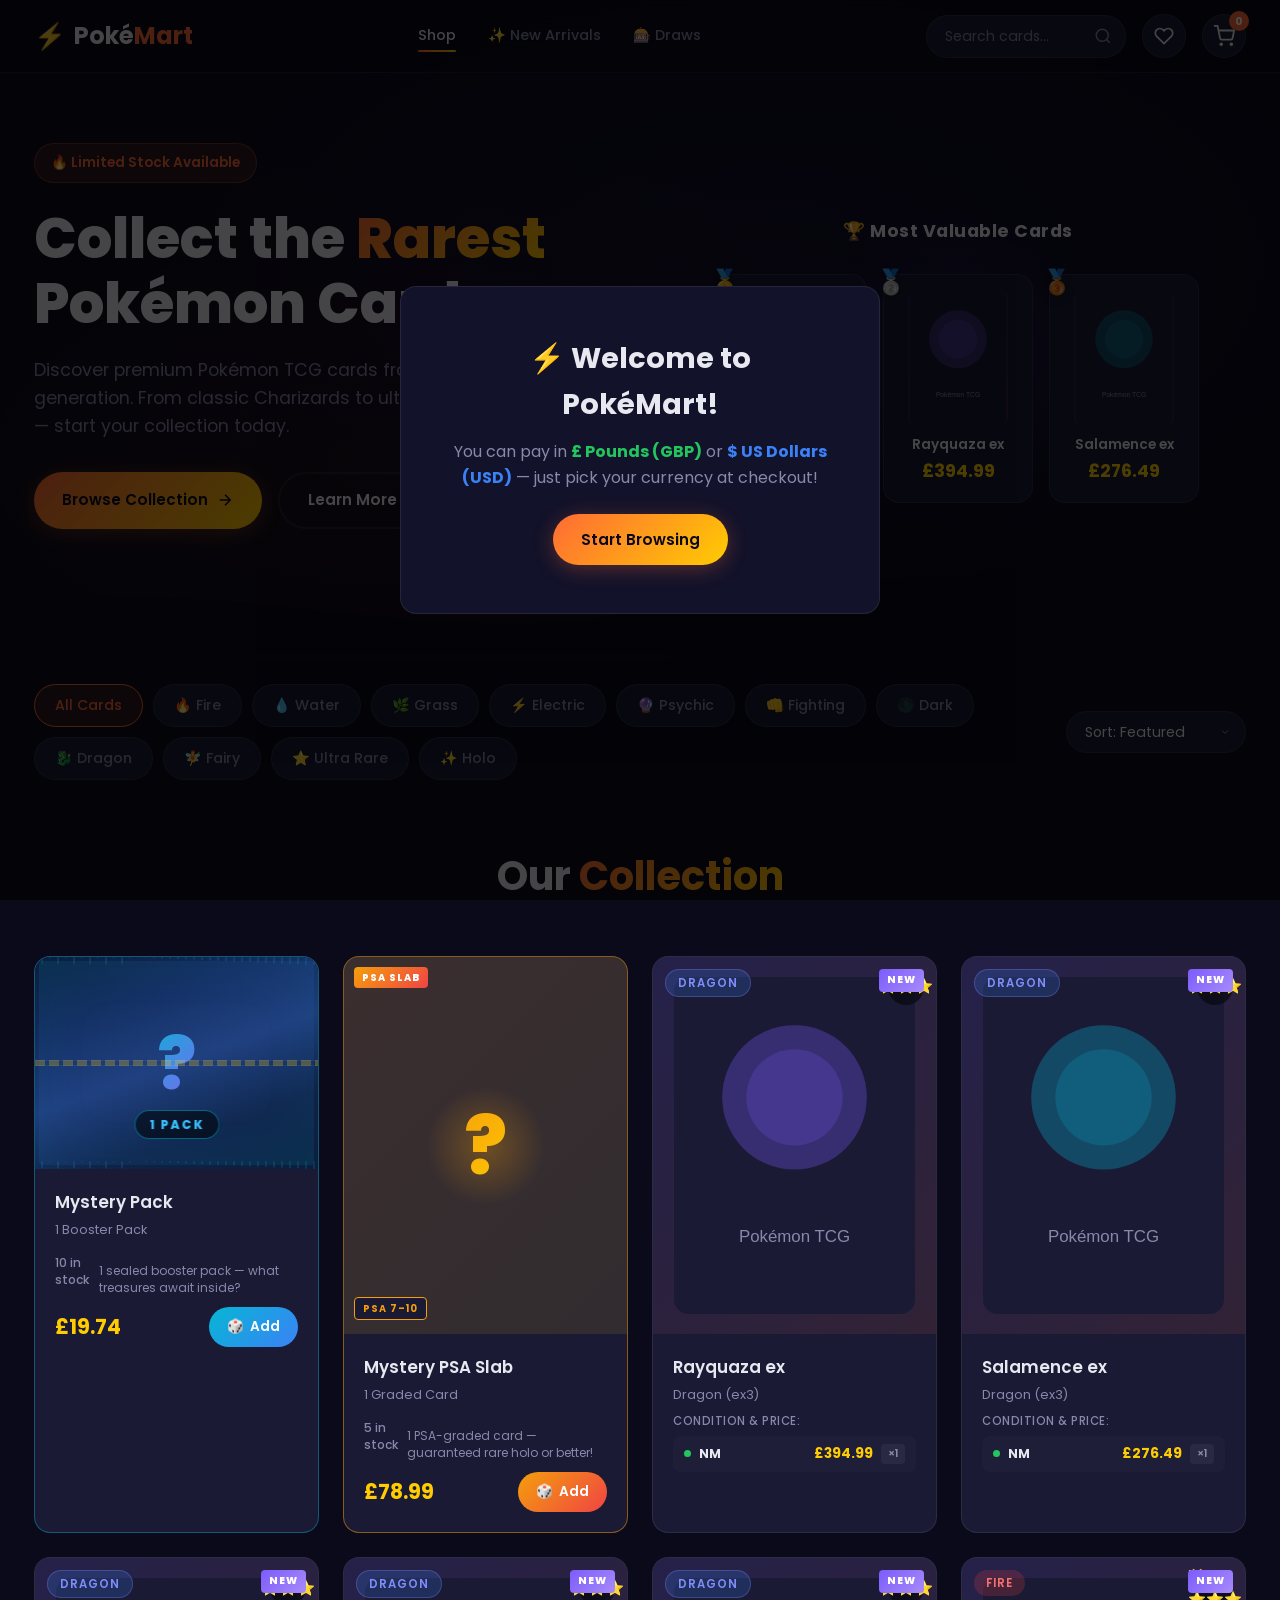
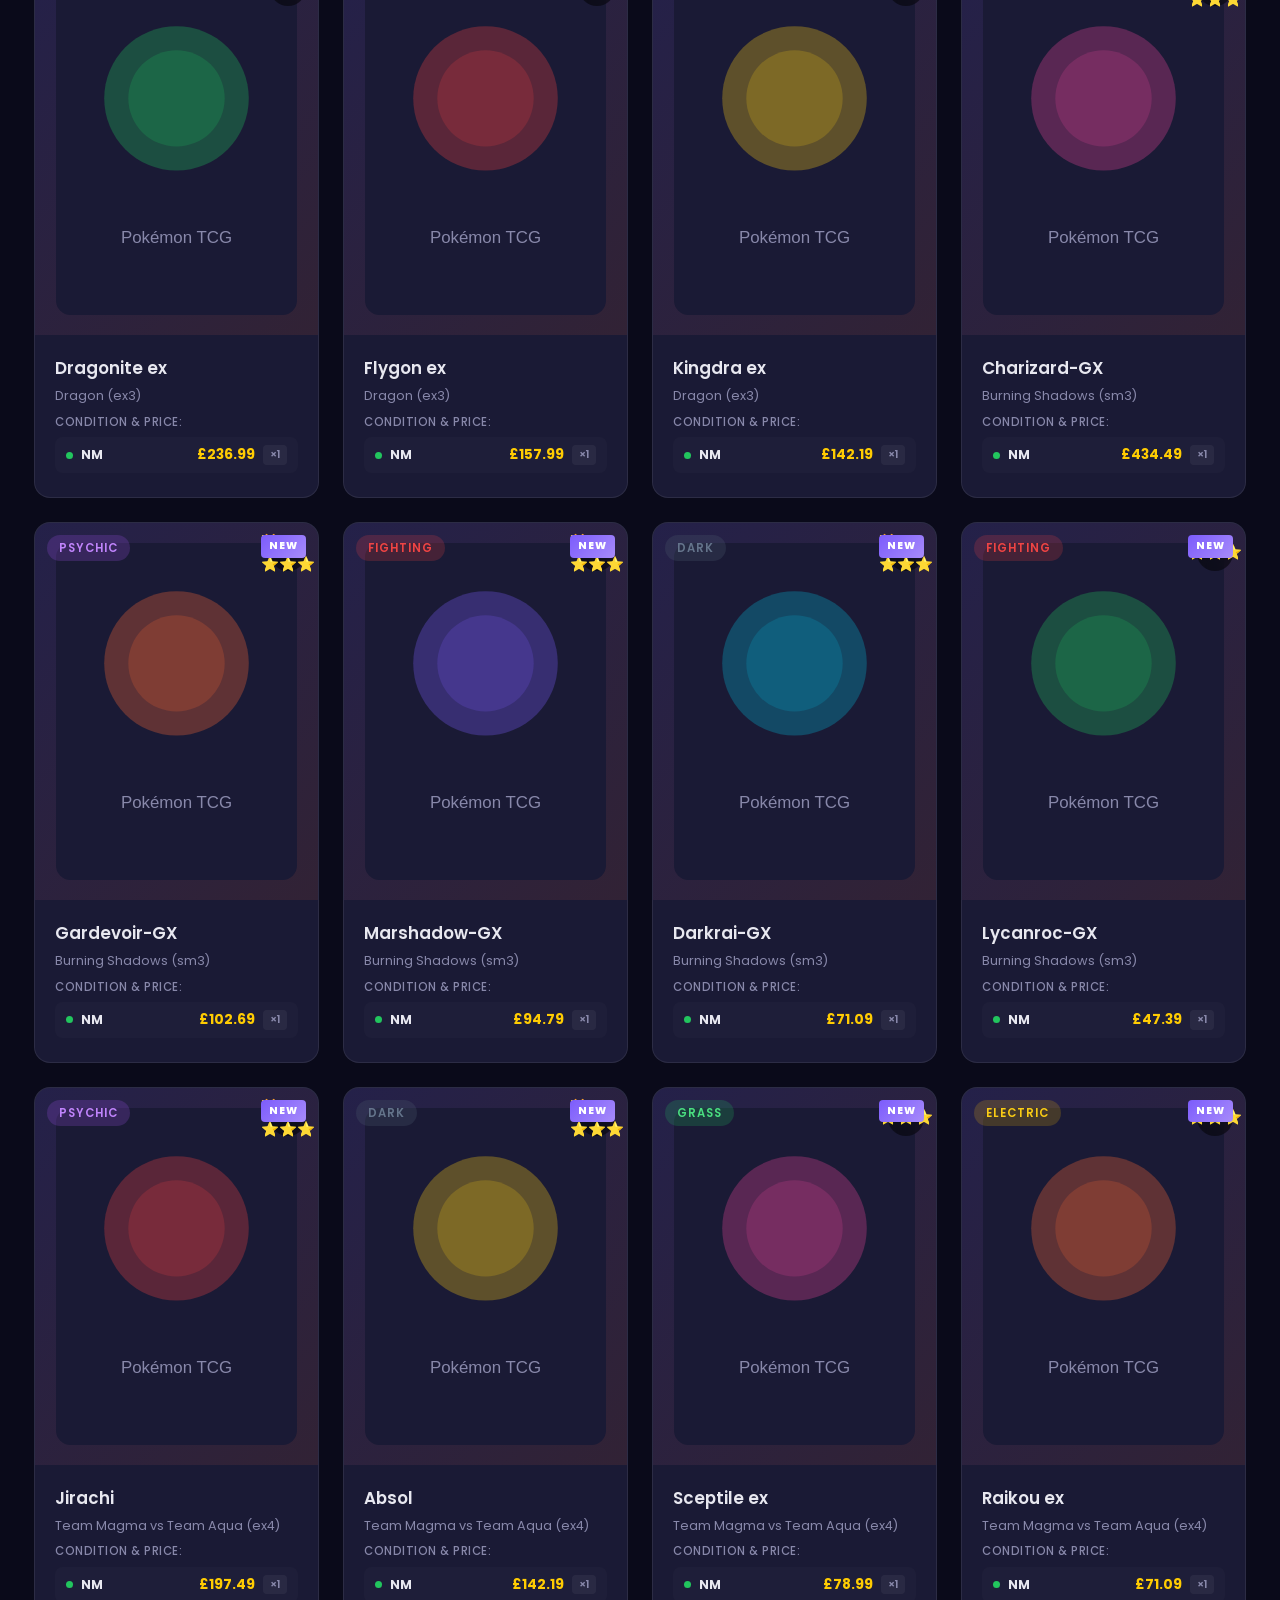
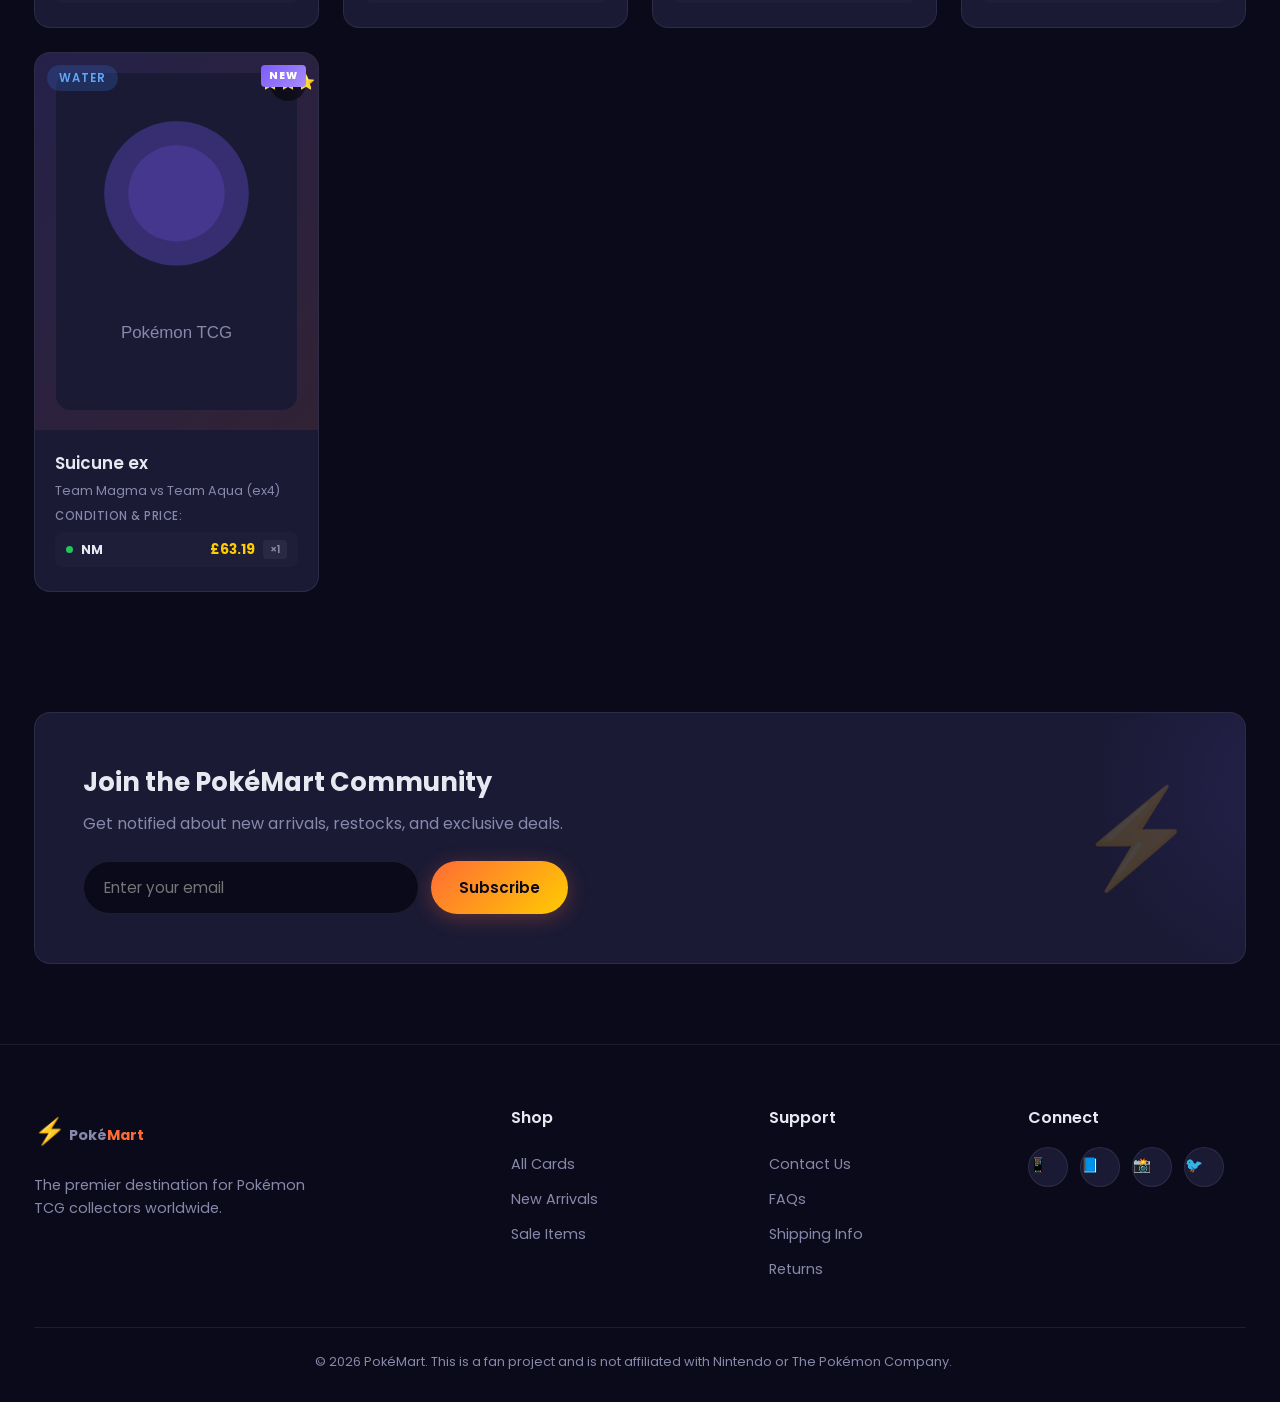
<file: index.html>
<!DOCTYPE html>
<html lang="en">
<head>
    <meta charset="UTF-8">
    <meta name="viewport" content="width=device-width, initial-scale=1.0">
    <title>PokéMart - Premium Pokémon Card Shop</title>
    <link rel="stylesheet" href="style.css">
    <link href="https://fonts.googleapis.com/css2?family=Poppins:wght@300;400;500;600;700;800&display=swap" rel="stylesheet">
</head>
<body>
    <!-- Header -->
    <header class="header">
        <div class="container">
            <a href="#" class="logo">
                <span class="logo-icon">⚡</span>
                <span class="logo-text">Poké<span>Mart</span></span>
            </a>
            <nav class="nav">
                <a href="#" class="nav-link active" id="navShop" onclick="setNavFilter('all'); return false;">Shop</a>
                <a href="#" class="nav-link" id="navNew" onclick="setNavFilter('new'); return false;">✨ New Arrivals</a>
                <a href="#" class="nav-link" id="navLotto" onclick="setNavFilter('lotto'); return false;">🎰 Draws</a>
            </nav>
            <div class="header-actions">
                <div class="search-box">
                    <input type="text" id="searchInput" placeholder="Search cards..." />
                    <svg class="search-icon" viewBox="0 0 24 24" fill="none" stroke="currentColor" stroke-width="2">
                        <circle cx="11" cy="11" r="8"/>
                        <path d="M21 21l-4.35-4.35"/>
                    </svg>
                </div>
                <div class="wishlist-dropdown-wrapper" id="wishlistDropdownWrapper">
                    <button class="wishlist-btn" id="wishlistToggle" title="Wishlist" onclick="toggleWishlistDropdown(event)">
                        <svg viewBox="0 0 24 24" fill="none" stroke="currentColor" stroke-width="2" width="20" height="20">
                            <path d="M20.84 4.61a5.5 5.5 0 0 0-7.78 0L12 5.67l-1.06-1.06a5.5 5.5 0 0 0-7.78 7.78l1.06 1.06L12 21.23l7.78-7.78 1.06-1.06a5.5 5.5 0 0 0 0-7.78z"/>
                        </svg>
                        <span class="wishlist-btn-count" id="wishlistBtnCount" style="display:none;">0</span>
                    </button>
                    <div class="wishlist-dropdown" id="wishlistDropdown">
                        <div class="wishlist-dropdown-header">
                            <h4>❤️ Your Wishlist</h4>
                        </div>
                        <div class="wishlist-dropdown-items" id="wishlistDropdownItems">
                            <p class="wishlist-dropdown-empty">No wishlisted cards yet</p>
                        </div>
                    </div>
                </div>
                <button class="cart-btn" id="cartToggle">
                    <svg viewBox="0 0 24 24" fill="none" stroke="currentColor" stroke-width="2">
                        <circle cx="9" cy="21" r="1"/><circle cx="20" cy="21" r="1"/>
                        <path d="M1 1h4l2.68 13.39a2 2 0 0 0 2 1.61h9.72a2 2 0 0 0 2-1.61L23 6H6"/>
                    </svg>
                    <span class="cart-count" id="cartCount">0</span>
                </button>
                <button class="mobile-menu-btn" id="mobileMenuToggle">
                    <span></span><span></span><span></span>
                </button>
            </div>
        </div>
    </header>

    <!-- Mobile Menu -->
    <div class="mobile-menu" id="mobileMenu">
        <a href="#" class="mobile-link active" id="mobShop" onclick="setNavFilter('all'); return false;">Shop</a>
        <a href="#" class="mobile-link" id="mobNew" onclick="setNavFilter('new'); return false;">✨ New Arrivals</a>
        <a href="#" class="mobile-link" id="mobLotto" onclick="setNavFilter('lotto'); return false;">🎰 Draws</a>
    </div>

    <!-- Hero Section -->
    <section class="hero">
        <div class="container">
            <div class="hero-content">
                <span class="hero-badge">🔥 Limited Stock Available</span>
                <h1>Collect the <span class="gradient-text">Rarest</span> Pokémon Cards</h1>
                <p>Discover premium Pokémon TCG cards from every generation. From classic Charizards to ultra-rare full arts — start your collection today.</p>
                <div class="hero-buttons">
                    <a href="#products" class="btn btn-primary">
                        Browse Collection
                        <svg viewBox="0 0 24 24" fill="none" stroke="currentColor" stroke-width="2"><path d="M5 12h14M12 5l7 7-7 7"/></svg>
                    </a>
                    <a href="#products" class="btn btn-outline">
                        Learn More
                    </a>
                </div>

            </div>
            <div class="hero-visual">
                <h3 class="top-cards-title">🏆 Most Valuable Cards</h3>
                <div class="top-cards-grid" id="topCardsGrid">
                    <!-- Rendered by JS -->
                </div>
                <div class="hero-center-glow"></div>
            </div>
        </div>
        <div class="hero-wave">
            <svg viewBox="0 0 1440 100" fill="none"><path d="M0 50C240 0 480 100 720 50S1200 0 1440 50v50H0z" fill="var(--bg)"/></svg>
        </div>
    </section>

    <!-- Lottery Section -->
    <section class="lottery" id="lottery">
        <div class="container">
            <div class="section-header">
                <h2>🎰 <span class="gradient-text">Poké Draws</span></h2>
                <p>Buy tickets for a chance to win the most expensive cards from Fossil, Legend Maker, FireRed &amp; LeafGreen &amp; Unleashed!</p>
            </div>
            <div class="lottery-grid" id="lotteryGrid">
                <!-- Rendered by JS -->
            </div>
        </div>
    </section>

    <!-- Filter Bar -->
    <section class="filter-bar" id="products">
        <div class="container">
            <div class="filter-scroll">
                <button class="filter-chip active" data-filter="all">All Cards</button>
                <button class="filter-chip" data-filter="fire">🔥 Fire</button>
                <button class="filter-chip" data-filter="water">💧 Water</button>
                <button class="filter-chip" data-filter="grass">🌿 Grass</button>
                <button class="filter-chip" data-filter="electric">⚡ Electric</button>
                <button class="filter-chip" data-filter="psychic">🔮 Psychic</button>
                <button class="filter-chip" data-filter="fighting">👊 Fighting</button>
                <button class="filter-chip" data-filter="dark">🌑 Dark</button>
                <button class="filter-chip" data-filter="dragon">🐉 Dragon</button>
                <button class="filter-chip" data-filter="fairy">🧚 Fairy</button>
                <button class="filter-chip" data-filter="rare">⭐ Ultra Rare</button>
                <button class="filter-chip" data-filter="holo">✨ Holo</button>
            </div>
            <div class="sort-select">
                <select id="sortSelect">
                    <option value="default">Sort: Featured</option>
                    <option value="price-asc">Price: Low to High</option>
                    <option value="price-desc">Price: High to Low</option>
                    <option value="name-asc">Name: A-Z</option>
                    <option value="name-desc">Name: Z-A</option>
                </select>
            </div>
        </div>
    </section>

    <!-- Product Grid -->
    <section class="products" id="productSection">
        <div class="container">
            <div class="section-header">
                <h2>Our <span class="gradient-text">Collection</span></h2>

            </div>
            <div class="product-grid" id="productGrid">
                <!-- Cards rendered by JS -->
            </div>
            <div class="no-results" id="noResults" style="display:none;">
                <svg viewBox="0 0 24 24" fill="none" stroke="currentColor" stroke-width="1.5"><circle cx="11" cy="11" r="8"/><path d="M21 21l-4.35-4.35"/></svg>
                <p>No cards found matching your criteria</p>
                <button class="btn btn-primary" onclick="resetFilters()">Reset Filters</button>
            </div>
        </div>
    </section>

    <!-- Newsletter -->
    <section class="newsletter">
        <div class="container">
            <div class="newsletter-card">
                <div class="newsletter-content">
                    <h3>Join the PokéMart Community</h3>
                    <p>Get notified about new arrivals, restocks, and exclusive deals.</p>
                    <form class="newsletter-form" onsubmit="subscribe(event)">
                        <input type="email" placeholder="Enter your email" required>
                        <button type="submit" class="btn btn-primary">Subscribe</button>
                    </form>
                </div>
                <div class="newsletter-decor">
                    <div class="pikachu-silhouette">⚡</div>
                </div>
            </div>
        </div>
    </section>

    <!-- Footer -->
    <footer class="footer">
        <div class="container">
            <div class="footer-grid">
                <div class="footer-col">
                    <a href="#" class="logo">
                        <span class="logo-icon">⚡</span>
                        <span class="logo-text">Poké<span>Mart</span></span>
                    </a>
                    <p>The premier destination for Pokémon TCG collectors worldwide.</p>
                </div>
                <div class="footer-col">
                    <h4>Shop</h4>
                    <a href="#products">All Cards</a>
                    <a href="#products">New Arrivals</a>
                    <a href="#products">Sale Items</a>
                </div>
                <div class="footer-col">
                    <h4>Support</h4>
                    <a href="#" onclick="showComingSoon(); return false;">Contact Us</a>
                    <a href="#" onclick="showComingSoon(); return false;">FAQs</a>
                    <a href="#" onclick="showComingSoon(); return false;">Shipping Info</a>
                    <a href="#" onclick="showComingSoon(); return false;">Returns</a>
                </div>
                <div class="footer-col">
                    <h4>Connect</h4>
                    <div class="social-links">
                        <a href="#" class="social-link" onclick="showComingSoon(); return false;">📱</a>
                        <a href="#" class="social-link" onclick="showComingSoon(); return false;">📘</a>
                        <a href="#" class="social-link" onclick="showComingSoon(); return false;">📸</a>
                        <a href="#" class="social-link" onclick="showComingSoon(); return false;">🐦</a>
                    </div>
                </div>
            </div>
            <div class="footer-bottom">
                <p>&copy; 2026 PokéMart. This is a fan project and is not affiliated with Nintendo or The Pokémon Company. <span class="admin-trigger" onclick="promptAdminLogin()" title="Admin"></span></p>
            </div>
        </div>
    </footer>

    <!-- Cart Sidebar -->
    <div class="cart-overlay" id="cartOverlay"></div>
    <aside class="cart-sidebar" id="cartSidebar">
        <div class="cart-header">
            <h3>Your Cart</h3>
            <button class="cart-close" id="cartClose">
                <svg viewBox="0 0 24 24" fill="none" stroke="currentColor" stroke-width="2"><path d="M18 6L6 18M6 6l12 12"/></svg>
            </button>
        </div>
        <div class="cart-items" id="cartItems">
            <p class="cart-empty">Your cart is empty</p>
        </div>
        <div class="cart-footer" id="cartFooter" style="display:none;">
            <div class="cart-total">
                <span>Total</span>
                <span id="cartTotal">$0.00</span>
            </div>
            <div class="cart-currency">
                <label for="cartCurrency">Pay with:</label>
                <select id="cartCurrency" onchange="setCurrency(this.value)">
                    <option value="GBP">£ Pounds</option>
                    <option value="USD">$ US Dollars</option>
                </select>
            </div>
            <div class="store-credit-section" id="storeCreditSection">
                <!-- Rendered by JS -->
            </div>
            <button class="btn btn-primary btn-block" onclick="checkout()">
                Proceed to Checkout
            </button>
            <button class="btn btn-outline btn-block" onclick="clearCart()">
                Clear Cart
            </button>
        </div>
    </aside>

    <!-- Checkout Modal -->
    <div class="modal-overlay" id="checkoutModal">
        <div class="modal">
            <h2 id="checkoutTitle">🎉 Order Confirmed!</h2>
            <p id="checkoutMsg">Your Pokémon cards are on the way!</p>
            <div class="modal-details" id="modalDetails"></div>
            <button class="btn btn-primary" onclick="closeCheckout()">Continue Shopping</button>
        </div>
    </div>

    <!-- Lottery Result Modal -->
    <div class="modal-overlay" id="lotteryResultModal">
        <div class="modal lottery-result-modal">
            <h2 id="lotteryResultTitle">🎰 Lottery Result</h2>
            <div id="lotteryResultContent"></div>
            <button class="btn btn-primary" onclick="closeLotteryResult()">Close</button>
        </div>
    </div>

    <!-- Buy Ticket Modal -->
    <div class="modal-overlay" id="buyTicketModal">
        <div class="modal">
            <h2 id="buyTicketTitle">🎫 Buy Tickets</h2>
            <div id="buyTicketContent"></div>
            <div class="modal-actions" style="display:flex;gap:12px;margin-top:24px;">
                <button class="btn btn-primary" id="confirmBuyBtn" onclick="confirmBuyTicket()">Buy Tickets</button>
                <button class="btn btn-outline" onclick="closeBuyTicket()">Cancel</button>
            </div>
        </div>
    </div>

    <!-- Welcome Popup -->
    <div class="modal-overlay" id="welcomeModal">
        <div class="modal">
            <h2>⚡ Welcome to PokéMart!</h2>
            <p>You can pay in <strong style="color:#22c55e;">£ Pounds (GBP)</strong> or <strong style="color:#3b82f6;">$ US Dollars (USD)</strong> — just pick your currency at checkout!</p>
            <button class="btn btn-primary" onclick="closeWelcome()">Start Browsing</button>
        </div>
    </div>

    <!-- Toast notification -->
    <div class="toast" id="toast"></div>

    <script src="script.js"></script>
</body>
</html>
</file>
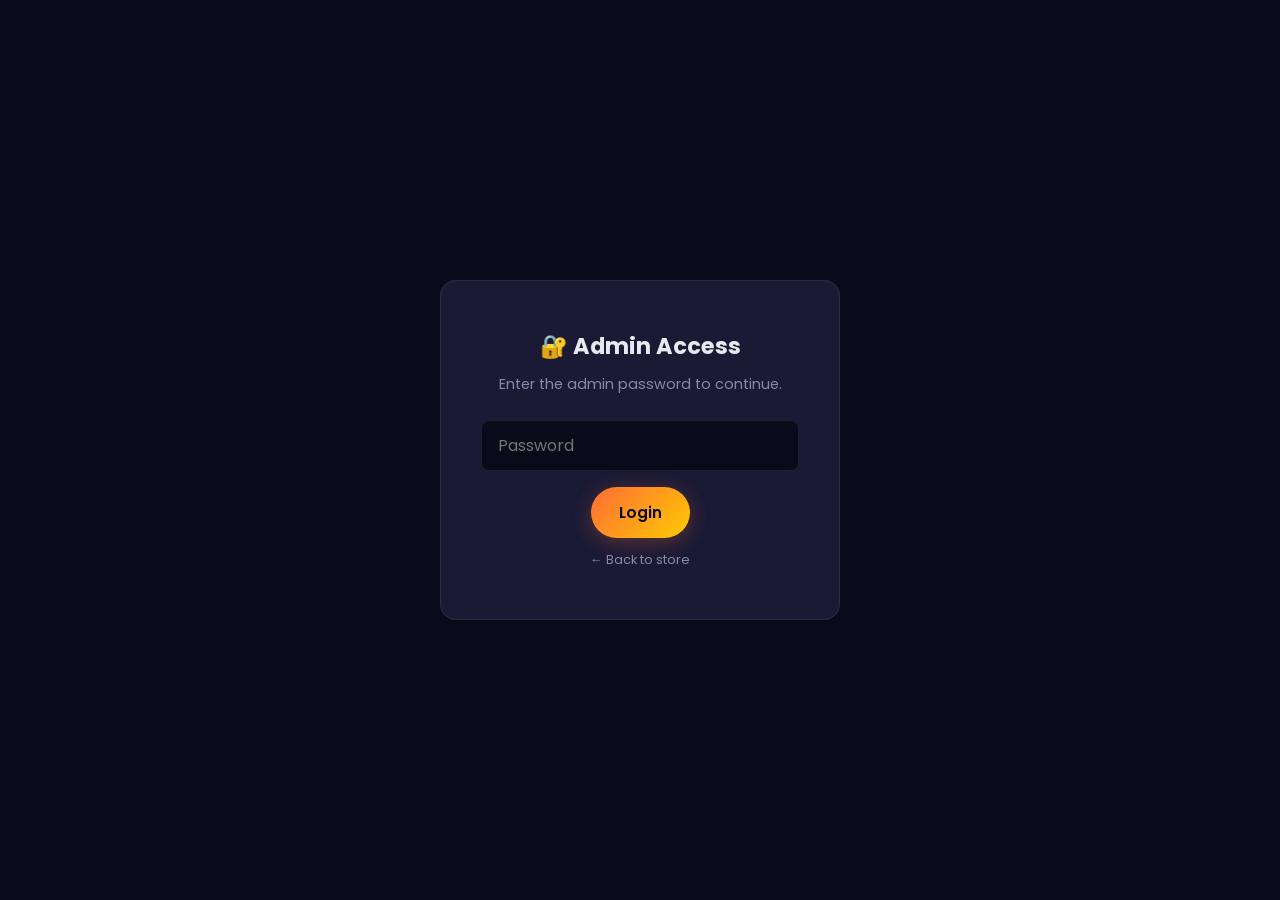
<file: admin.html>
<!DOCTYPE html>
<html lang="en">
<head>
    <meta charset="UTF-8">
    <meta name="viewport" content="width=device-width, initial-scale=1.0">
    <title>PokéMart — Admin Dashboard</title>
    <link rel="stylesheet" href="style.css">
    <link href="https://fonts.googleapis.com/css2?family=Poppins:wght@300;400;500;600;700;800&display=swap" rel="stylesheet">
    <style>
        body { padding-top: 80px; }

        .admin-header {
            display: flex;
            align-items: center;
            justify-content: space-between;
            margin-bottom: 32px;
            flex-wrap: wrap;
            gap: 16px;
        }

        .admin-header h1 {
            font-size: 1.8rem;
            display: flex;
            align-items: center;
            gap: 10px;
        }

        .admin-header h1 span { font-size: 1.4rem; }

        .btn-sm {
            padding: 8px 16px;
            font-size: 0.82rem;
            border-radius: 8px;
            font-weight: 600;
        }

        .btn-danger {
            background: #ef4444;
            color: white;
        }
        .btn-danger:hover { background: #dc2626; }

        .btn-secondary {
            background: var(--bg-card);
            border: 1px solid var(--border);
            color: var(--text);
            padding: 8px 16px;
            border-radius: 8px;
            font-size: 0.82rem;
            font-weight: 600;
        }

        .btn-secondary:hover { border-color: var(--text-muted); }

        .stats-row {
            display: grid;
            grid-template-columns: repeat(auto-fit, minmax(180px, 1fr));
            gap: 16px;
            margin-bottom: 32px;
        }

        .stat-card {
            background: var(--bg-card);
            border: 1px solid var(--border);
            border-radius: var(--radius-sm);
            padding: 20px;
        }

        .stat-card .stat-value {
            font-size: 1.8rem;
            font-weight: 700;
        }

        .stat-card .stat-title {
            font-size: 0.8rem;
            color: var(--text-muted);
            margin-top: 4px;
        }

        .admin-table-wrap {
            background: var(--bg-card);
            border: 1px solid var(--border);
            border-radius: var(--radius-sm);
            overflow: hidden;
            margin-bottom: 32px;
        }

        .admin-table-header {
            display: flex;
            align-items: center;
            justify-content: space-between;
            padding: 16px 24px;
            border-bottom: 1px solid var(--border);
        }

        .admin-table-header h3 { font-size: 1.1rem; }

        .admin-table {
            width: 100%;
            border-collapse: collapse;
            font-size: 0.88rem;
        }

        .admin-table th {
            text-align: left;
            padding: 14px 20px;
            border-bottom: 1px solid var(--border);
            color: var(--text-muted);
            font-weight: 600;
            font-size: 0.78rem;
            text-transform: uppercase;
            letter-spacing: 1px;
        }

        .admin-table td {
            padding: 12px 20px;
            border-bottom: 1px solid var(--border);
            vertical-align: middle;
        }

        .admin-table tr:last-child td { border-bottom: none; }

        .row-img {
            width: 50px;
            height: 68px;
            border-radius: 6px;
            object-fit: contain;
            background: linear-gradient(135deg, rgba(124,92,252,0.15), rgba(255,107,53,0.15));
        }

        .mystery-row-icon {
            width: 50px;
            height: 50px;
            border-radius: 8px;
            display: flex;
            align-items: center;
            justify-content: center;
            font-size: 1.5rem;
            font-weight: 800;
        }
        .mystery-row-icon.pack-icon {
            background: linear-gradient(135deg, rgba(6,182,212,0.2), rgba(59,130,246,0.2));
            border: 1px solid rgba(6,182,212,0.3);
        }
        .mystery-row-icon.pack-icon span {
            background: linear-gradient(135deg, #06b6d4, #8b5cf6);
            -webkit-background-clip: text;
            -webkit-text-fill-color: transparent;
            background-clip: text;
        }
        .mystery-row-icon.slab-icon {
            background: linear-gradient(135deg, rgba(245,158,11,0.2), rgba(239,68,68,0.2));
            border: 1px solid rgba(245,158,11,0.3);
        }
        .mystery-row-icon.slab-icon span {
            background: linear-gradient(135deg, #f59e0b, #ef4444);
            -webkit-background-clip: text;
            -webkit-text-fill-color: transparent;
            background-clip: text;
        }

        .row-name { font-weight: 600; }
        .row-set   { font-size: 0.75rem; color: var(--text-muted); }

        .field-price {
            display: flex;
            align-items: center;
            gap: 4px;
        }

        .field-price span { color: var(--text-muted); }

        .field-price input {
            width: 80px;
            background: var(--bg);
            border: 1px solid var(--border);
            border-radius: 6px;
            padding: 6px 10px;
            color: var(--text);
            font-size: 0.85rem;
            text-align: right;
            outline: none;
        }

        .field-price input:focus { border-color: var(--primary); }

        .field-stock input {
            width: 48px;
            background: var(--bg);
            border: 1px solid var(--border);
            border-radius: 6px;
            padding: 4px 6px;
            color: var(--text);
            font-size: 0.8rem;
            text-align: center;
            outline: none;
        }

        .field-stock input:focus { border-color: var(--primary); }

        .cond-stock-row {
            display: flex;
            align-items: center;
            gap: 4px;
            margin-bottom: 2px;
        }

        .cond-stock-label {
            font-size: 0.7rem;
            font-weight: 700;
            width: 24px;
            flex-shrink: 0;
        }

        .field-condition select {
            background: var(--bg);
            border: 1px solid var(--border);
            border-radius: 6px;
            padding: 6px 10px;
            color: var(--text);
            font-size: 0.82rem;
            outline: none;
            cursor: pointer;
            appearance: none;
            padding-right: 28px;
            background-image: url("data:image/svg+xml,%3Csvg xmlns='http://www.w3.org/2000/svg' width='12' height='12' viewBox='0 0 24 24' fill='none' stroke='%238888aa' stroke-width='2'%3E%3Cpath d='M6 9l6 6 6-6'/%3E%3C/svg%3E");
            background-repeat: no-repeat;
            background-position: right 8px center;
        }

        .field-condition select:focus { border-color: var(--accent); }

        .delete-btn {
            width: 32px;
            height: 32px;
            border-radius: 6px;
            background: transparent;
            border: 1px solid transparent;
            color: var(--text-muted);
            font-size: 1rem;
            display: flex;
            align-items: center;
            justify-content: center;
            transition: var(--transition);
        }

        .delete-btn:hover {
            background: rgba(239,68,68,0.15);
            border-color: #ef4444;
            color: #ef4444;
        }

        .saved-indicator {
            font-size: 0.75rem;
            color: #22c55e;
            display: flex;
            align-items: center;
            gap: 4px;
            opacity: 0;
            transition: opacity 0.3s ease;
        }

        .saved-indicator.show { opacity: 1; }

        /* Modal for add/edit */
        .admin-modal {
            position: fixed;
            inset: 0;
            background: rgba(0,0,0,0.7);
            z-index: 500;
            display: flex;
            align-items: center;
            justify-content: center;
            opacity: 0;
            pointer-events: none;
            transition: opacity 0.3s ease;
        }

        .admin-modal.open { opacity: 1; pointer-events: all; }

        .admin-modal-box {
            background: var(--bg-secondary);
            border: 1px solid var(--border);
            border-radius: var(--radius);
            padding: 36px;
            width: 90%;
            max-width: 500px;
            max-height: 90vh;
            overflow-y: auto;
        }

        .admin-modal-box h2 {
            font-size: 1.4rem;
            margin-bottom: 24px;
        }

        .form-group {
            margin-bottom: 18px;
        }

        .form-group label {
            display: block;
            font-size: 0.82rem;
            font-weight: 600;
            margin-bottom: 6px;
            color: var(--text-muted);
        }

        .form-group input,
        .form-group select {
            width: 100%;
            background: var(--bg);
            border: 1px solid var(--border);
            border-radius: 8px;
            padding: 10px 14px;
            color: var(--text);
            font-size: 0.9rem;
            outline: none;
        }

        .form-group input:focus,
        .form-group select:focus { border-color: var(--primary); }

        .form-row {
            display: grid;
            grid-template-columns: 1fr 1fr;
            gap: 16px;
        }

        .modal-actions {
            display: flex;
            gap: 12px;
            margin-top: 24px;
        }

        /* Responsive table */
        @media (max-width: 768px) {
            .admin-table { font-size: 0.78rem; }
            .admin-table th,
            .admin-table td { padding: 10px 8px; }
            .row-img { width: 36px; height: 50px; }
            .field-price input { width: 60px; }
            .field-stock input { width: 40px; font-size: 0.72rem; }
            .cond-stock-label { font-size: 0.62rem; width: 20px; }
        }

        /* Login overlay */
        .admin-login-overlay {
            position: fixed;
            inset: 0;
            background: var(--bg);
            z-index: 9999;
            display: flex;
            align-items: center;
            justify-content: center;
        }
        .admin-login-overlay.hidden { display: none; }
        .admin-login-box {
            background: var(--bg-card);
            border: 1px solid var(--border);
            border-radius: var(--radius);
            padding: 48px 40px;
            text-align: center;
            width: 90%;
            max-width: 400px;
        }
        .admin-login-box h2 { font-size: 1.4rem; margin-bottom: 8px; }
        .admin-login-box p { color: var(--text-muted); font-size: 0.9rem; margin-bottom: 24px; }
        .admin-login-box input {
            width: 100%;
            background: var(--bg);
            border: 1px solid var(--border);
            border-radius: 8px;
            padding: 12px 16px;
            color: var(--text);
            font-size: 1rem;
            margin-bottom: 16px;
            outline: none;
        }
        .admin-login-box input:focus { border-color: var(--primary); }
    </style>
</head>
<body>

    <!-- Admin Login Overlay -->
    <div class="admin-login-overlay" id="loginOverlay">
        <div class="admin-login-box">
            <h2>🔐 Admin Access</h2>
            <p>Enter the admin password to continue.</p>
            <input type="password" id="loginPassword" placeholder="Password" onkeydown="if(event.key==='Enter')attemptLogin()">
            <button class="btn btn-primary" onclick="attemptLogin()">Login</button>
            <p id="loginError" style="color:#ef4444;font-size:0.82rem;margin-top:8px;display:none;">Incorrect password</p>
            <a href="index.html" style="display:block;margin-top:12px;font-size:0.8rem;color:var(--text-muted);">← Back to store</a>
        </div>
    </div>

    <!-- Header -->
    <header class="header">
        <div class="container">
            <a href="index.html" class="logo">
                <span class="logo-icon">⚡</span>
                <span class="logo-text">Poké<span>Mart</span></span>
            </a>
            <nav class="nav">
                <a href="index.html" class="nav-link">🏪 Storefront</a>
                <a href="admin.html" class="nav-link active">⚙️ Admin</a>
            </nav>
            <div class="header-actions">
                <span class="saved-indicator" id="saveIndicator">✅ All changes saved locally</span>
            </div>
        </div>
    </header>

    <section class="products">
        <div class="container">

            <div class="admin-header">
                <h1><span>⚙️</span> Inventory Management</h1>
                <div style="display:flex;gap:10px;">
                    <button class="btn btn-primary btn-sm" onclick="openAddModal()">+ Add New Card</button>
                    <button class="btn-secondary btn-sm" onclick="resetAllCards()">🔄 Reset All</button>
                </div>
            </div>

            <div class="stats-row" id="statsRow"></div>

            <!-- Exchange Rate Setting -->
            <div class="admin-table-wrap" style="margin-bottom:32px;">
                <div class="admin-table-header">
                    <h3>💱 Currency Settings</h3>
                </div>
                <div style="padding:20px 24px;display:flex;align-items:center;gap:16px;flex-wrap:wrap;">
                    <label style="font-size:0.9rem;font-weight:500;color:var(--text-muted);white-space:nowrap;">Exchange Rate ($1 = £):</label>
                    <input type="number" id="exchangeRateInput" step="0.01" min="0.01" value="0.79" 
                           style="width:100px;background:var(--bg);border:1px solid var(--border);border-radius:8px;padding:8px 12px;color:var(--text);font-size:0.9rem;outline:none;"
                           onchange="updateExchangeRate(this.value)">
                    <span id="exchangeRateSaved" class="saved-indicator">✅ Saved</span>
                    <span style="font-size:0.75rem;color:var(--text-muted);">(Customers can choose $ or £ at checkout)</span>
                </div>
            </div>

            <!-- Condition Price Multipliers -->
            <div class="admin-table-wrap" style="margin-bottom:32px;">
                <div class="admin-table-header">
                    <h3>📉 Condition Price Multipliers</h3>
                </div>
                <div style="padding:20px 24px;display:flex;align-items:center;gap:24px;flex-wrap:wrap;">
                    <span style="font-size:0.75rem;color:var(--text-muted);">% of base price:</span>
                    <div style="display:flex;align-items:center;gap:8px;">
                        <span style="font-size:0.8rem;font-weight:600;color:#22c55e;min-width:28px;">NM</span>
                        <input type="number" id="condMultNM" step="1" min="1" max="100" value="100" 
                               style="width:70px;background:var(--bg);border:1px solid var(--border);border-radius:8px;padding:8px 12px;color:var(--text);font-size:0.85rem;outline:none;text-align:center;"
                               onchange="updateConditionMultiplier('NM', this.value)"><span style="font-size:0.8rem;color:var(--text-muted);">%</span>
                    </div>
                    <div style="display:flex;align-items:center;gap:8px;">
                        <span style="font-size:0.8rem;font-weight:600;color:#4ade80;min-width:28px;">LP</span>
                        <input type="number" id="condMultLP" step="1" min="1" max="100" value="90" 
                               style="width:70px;background:var(--bg);border:1px solid var(--border);border-radius:8px;padding:8px 12px;color:var(--text);font-size:0.85rem;outline:none;text-align:center;"
                               onchange="updateConditionMultiplier('LP', this.value)"><span style="font-size:0.8rem;color:var(--text-muted);">%</span>
                    </div>
                    <div style="display:flex;align-items:center;gap:8px;">
                        <span style="font-size:0.8rem;font-weight:600;color:#facc15;min-width:28px;">MP</span>
                        <input type="number" id="condMultMP" step="1" min="1" max="100" value="75" 
                               style="width:70px;background:var(--bg);border:1px solid var(--border);border-radius:8px;padding:8px 12px;color:var(--text);font-size:0.85rem;outline:none;text-align:center;"
                               onchange="updateConditionMultiplier('MP', this.value)"><span style="font-size:0.8rem;color:var(--text-muted);">%</span>
                    </div>
                    <div style="display:flex;align-items:center;gap:8px;">
                        <span style="font-size:0.8rem;font-weight:600;color:#f97316;min-width:28px;">HP</span>
                        <input type="number" id="condMultHP" step="1" min="1" max="100" value="55" 
                               style="width:70px;background:var(--bg);border:1px solid var(--border);border-radius:8px;padding:8px 12px;color:var(--text);font-size:0.85rem;outline:none;text-align:center;"
                               onchange="updateConditionMultiplier('HP', this.value)"><span style="font-size:0.8rem;color:var(--text-muted);">%</span>
                    </div>
                    <div style="display:flex;align-items:center;gap:8px;">
                        <span style="font-size:0.8rem;font-weight:600;color:#ef4444;min-width:28px;">DMG</span>
                        <input type="number" id="condMultDMG" step="1" min="1" max="100" value="35" 
                               style="width:70px;background:var(--bg);border:1px solid var(--border);border-radius:8px;padding:8px 12px;color:var(--text);font-size:0.85rem;outline:none;text-align:center;"
                               onchange="updateConditionMultiplier('DMG', this.value)"><span style="font-size:0.8rem;color:var(--text-muted);">%</span>
                    </div>
                    <span id="condMultSaved" class="saved-indicator" style="margin-left:auto;">✅ Saved</span>
                </div>
            </div>

            <div class="admin-table-wrap">
                <div class="admin-table-header">
                    <h3>All Cards</h3>
                    <span class="saved-indicator" id="tableSaveIndicator">✅ Auto-saved</span>
                </div>
                <div style="overflow-x:auto;">
                    <table class="admin-table">
                        <thead>
                            <tr>
                                <th></th>
                                <th>Card</th>
                                <th>Price</th>
                                <th>Stock (NM LP MP HP DMG)</th>
                                <th>Total</th>
                                <th></th>
                            </tr>
                        </thead>
                        <tbody id="adminTableBody"></tbody>
                    </table>
                </div>
            </div>

            <!-- Lottery Management -->
            <div class="admin-table-wrap" style="margin-bottom:32px;">
                <div class="admin-table-header">
                    <h3>🎰 Draws Management</h3>
                    <span class="saved-indicator" id="lotterySaveIndicator">✅ Auto-saved</span>
                </div>
                <div style="padding:20px 24px;">
                    <p style="font-size:0.78rem;color:var(--text-muted);margin-bottom:16px;">Each prize is its own draw — set name, ticket price, and winning number individually.</p>
                    <div style="overflow-x:auto;">
                        <table class="admin-table" style="min-width:700px;">
                            <thead>
                                <tr>
                                    <th style="width:36px;">#</th>
                                    <th style="width:52px;">Image</th>
                                    <th>Prize Name</th>
                                    <th style="width:120px;">Price ($)</th>
                                    <th style="width:220px;">Winning #</th>
                                    <th style="width:44px;"></th>
                                </tr>
                            </thead>
                            <tbody id="lotteryDrawsTableBody">
                                <!-- Rendered by JS -->
                            </tbody>
                        </table>
                    </div>
                    <button class="btn btn-sm btn-secondary" onclick="addLotteryDraw()" style="margin-top:12px;">+ Add Draw</button>
                </div>
            </div>

            <!-- Mystery Products Section -->
            <div class="admin-table-wrap">
                <div class="admin-table-header">
                    <h3>🎲 Mystery Products</h3>
                    <span class="saved-indicator" id="mysterySaveIndicator">✅ Auto-saved</span>
                </div>
                <div style="overflow-x:auto;">
                    <table class="admin-table">
                        <thead>
                            <tr>
                                <th></th>
                                <th>Product</th>
                                <th>Price</th>
                                <th>Stock</th>
                                <th>Type</th>
                                <th>Cards</th>
                            </tr>
                        </thead>
                        <tbody id="mysteryTableBody"></tbody>
                    </table>
                </div>
            </div>

        </div>
    </section>

    <!-- Add / Edit Modal -->
    <div class="admin-modal" id="cardModal">
        <div class="admin-modal-box">
            <h2 id="modalTitle">Add New Card</h2>
            <input type="hidden" id="modalCardId">
            <div class="form-group">
                <label>Card Name</label>
                <input type="text" id="modalName" placeholder="e.g. Pikachu" required>
            </div>
            <div class="form-row">
                <div class="form-group">
                    <label>Set Name</label>
                    <input type="text" id="modalSetName" placeholder="e.g. Base Set">
                </div>
                <div class="form-group">
                    <label>Set Code</label>
                    <input type="text" id="modalSetCode" placeholder="e.g. BS">
                </div>
            </div>
            <div class="form-row">
                <div class="form-group">
                    <label>Type</label>
                    <select id="modalType">
                        <option value="fire">🔥 Fire</option>
                        <option value="water">💧 Water</option>
                        <option value="grass">🌿 Grass</option>
                        <option value="electric">⚡ Electric</option>
                        <option value="psychic">🔮 Psychic</option>
                        <option value="normal">◻️ Normal</option>
                        <option value="fighting">👊 Fighting</option>
                        <option value="dark">🌑 Dark</option>
                        <option value="dragon">🐉 Dragon</option>
                        <option value="fairy">🧚 Fairy</option>
                        <option value="steel">⚙️ Steel</option>
                        <option value="ice">❄️ Ice</option>
                        <option value="poison">☠️ Poison</option>
                        <option value="ground">⛰️ Ground</option>
                        <option value="flying">🕊️ Flying</option>
                        <option value="bug">🐛 Bug</option>
                        <option value="rock">🪨 Rock</option>
                        <option value="ghost">👻 Ghost</option>
                    </select>
                </div>
                <div class="form-group">
                    <label>Rarity</label>
                    <select id="modalRarity">
                        <option value="common">Common</option>
                        <option value="rare-holo">Rare Holo</option>
                        <option value="ultra-rare">Ultra Rare</option>
                    </select>
                </div>
            </div>
            <div class="form-row">
                <div class="form-group">
                    <label>Price ($)</label>
                    <input type="number" id="modalPrice" step="0.01" min="0" placeholder="0.00" required>
                </div>
                <div class="form-group">
                    <label>Stock</label>
                    <input type="number" id="modalStock" min="0" placeholder="0" required>
                </div>
            </div>
            <div class="form-group">
                <label>Condition</label>
                <select id="modalCondition">
                    <option value="NM">Near Mint</option>
                    <option value="LP">Lightly Played</option>
                    <option value="MP">Moderately Played</option>
                    <option value="HP">Heavily Played</option>
                    <option value="DMG">Damaged</option>
                </select>
            </div>
            <div class="form-group">
                <label>Image URL</label>
                <input type="text" id="modalImage" placeholder="https://images.pokemontcg.io/...">
            </div>
            <div class="form-group">
                <label>Description</label>
                <input type="text" id="modalDesc" placeholder="Brief description...">
            </div>
            <div class="modal-actions">
                <button class="btn btn-primary" onclick="saveCard()" style="flex:1;">Save Card</button>
                <button class="btn btn-outline" onclick="closeModal()" style="flex:1;">Cancel</button>
            </div>
        </div>
    </div>

    <script src="admin.js"></script>
</body>
</html>
</file>
<file: style.css>
/* ========== CSS Variables ========== */
:root {
    --bg: #0a0a1a;
    --bg-secondary: #12122a;
    --bg-card: #1a1a35;
    --text: #e8e8f0;
    --text-muted: #8888aa;
    --primary: #ff6b35;
    --primary-hover: #ff8555;
    --secondary: #ffcc02;
    --accent: #7c5cfc;
    --accent-light: #a78bfa;
    --gradient-1: linear-gradient(135deg, #ff6b35, #ffcc02);
    --gradient-2: linear-gradient(135deg, #7c5cfc, #ec4899);
    --gradient-3: linear-gradient(135deg, #06b6d4, #3b82f6);
    --border: rgba(255,255,255,0.08);
    --shadow: 0 4px 24px rgba(0,0,0,0.3);
    --radius: 16px;
    --radius-sm: 10px;
    --transition: 0.3s cubic-bezier(0.4, 0, 0.2, 1);
}

/* ========== Reset & Base ========== */
*, *::before, *::after { box-sizing: border-box; margin: 0; padding: 0; }

html { scroll-behavior: smooth; }

body {
    font-family: 'Poppins', sans-serif;
    background: var(--bg);
    color: var(--text);
    line-height: 1.6;
    overflow-x: hidden;
}

body.cart-open { overflow: hidden; }

.container {
    max-width: 1260px;
    margin: 0 auto;
    padding: 0 24px;
}

img { max-width: 100%; display: block; }
a { text-decoration: none; color: inherit; }
button { cursor: pointer; font-family: inherit; border: none; background: none; }
input, select { font-family: inherit; }

/* ========== Typography ========== */
.gradient-text {
    background: var(--gradient-1);
    -webkit-background-clip: text;
    -webkit-text-fill-color: transparent;
    background-clip: text;
}

/* ========== Header ========== */
.header {
    position: fixed;
    top: 0;
    left: 0;
    right: 0;
    z-index: 100;
    background: rgba(10, 10, 26, 0.9);
    backdrop-filter: blur(20px);
    border-bottom: 1px solid var(--border);
    transition: var(--transition);
}

.header .container {
    display: flex;
    align-items: center;
    justify-content: space-between;
    height: 72px;
}

.logo {
    display: flex;
    align-items: center;
    gap: 8px;
    font-size: 1.5rem;
    font-weight: 700;
}

.logo-icon {
    font-size: 1.6rem;
    animation: pulse 2s infinite;
}

.logo-text span { color: var(--primary); }

@keyframes pulse {
    0%, 100% { transform: scale(1); }
    50% { transform: scale(1.15); }
}

.nav { display: flex; gap: 32px; }

.nav-link {
    font-size: 0.9rem;
    font-weight: 500;
    color: var(--text-muted);
    transition: var(--transition);
    position: relative;
}

.nav-link::after {
    content: '';
    position: absolute;
    bottom: -4px;
    left: 0;
    width: 0;
    height: 2px;
    background: var(--gradient-1);
    border-radius: 2px;
    transition: var(--transition);
}

.nav-link:hover, .nav-link.active { color: var(--text); }
.nav-link:hover::after, .nav-link.active::after { width: 100%; }

.header-actions { display: flex; align-items: center; gap: 16px; }

/* Search */
.search-box {
    position: relative;
    display: flex;
    align-items: center;
}

.search-box input {
    background: var(--bg-card);
    border: 1px solid var(--border);
    border-radius: 100px;
    padding: 10px 40px 10px 18px;
    color: var(--text);
    font-size: 0.88rem;
    width: 200px;
    outline: none;
    transition: var(--transition);
}

.search-box input:focus {
    border-color: var(--primary);
    width: 260px;
}

.search-box input::placeholder { color: var(--text-muted); }

.search-icon {
    position: absolute;
    right: 14px;
    width: 18px;
    height: 18px;
    color: var(--text-muted);
    pointer-events: none;
}

/* Cart Button */
.cart-btn {
    position: relative;
    display: flex;
    align-items: center;
    justify-content: center;
    width: 44px;
    height: 44px;
    background: var(--bg-card);
    border: 1px solid var(--border);
    border-radius: 50%;
    transition: var(--transition);
}

.cart-btn svg { width: 22px; height: 22px; color: var(--text); }

.cart-btn:hover { border-color: var(--primary); background: rgba(255,107,53,0.1); }

.cart-count {
    position: absolute;
    top: -4px;
    right: -4px;
    background: var(--primary);
    color: white;
    width: 20px;
    height: 20px;
    border-radius: 50%;
    font-size: 0.7rem;
    font-weight: 700;
    display: flex;
    align-items: center;
    justify-content: center;
    transition: var(--transition);
}

.cart-count.bump { animation: bump 0.4s ease; }

@keyframes bump {
    0%, 100% { transform: scale(1); }
    50% { transform: scale(1.4); }
}

/* Mobile Menu */
.mobile-menu-btn {
    display: none;
    flex-direction: column;
    gap: 5px;
    padding: 8px;
}

.mobile-menu-btn span {
    width: 24px;
    height: 2px;
    background: var(--text);
    border-radius: 2px;
    transition: var(--transition);
}

.mobile-menu { display: none; }

/* ========== Hero ========== */
.hero {
    padding: 140px 0 80px;
    position: relative;
    overflow: hidden;
    background: radial-gradient(ellipse at 60% 40%, rgba(124,92,252,0.08) 0%, transparent 60%),
                radial-gradient(ellipse at 30% 70%, rgba(255,107,53,0.06) 0%, transparent 50%);
}

.hero .container {
    display: flex;
    align-items: center;
    gap: 60px;
}

.hero-content { flex: 1; }

.hero-badge {
    display: inline-block;
    background: rgba(255,107,53,0.15);
    color: var(--primary);
    font-size: 0.85rem;
    font-weight: 600;
    padding: 8px 16px;
    border-radius: 100px;
    margin-bottom: 24px;
    border: 1px solid rgba(255,107,53,0.3);
    animation: fadeInUp 0.6s ease;
}

.hero-content h1 {
    font-size: 3.5rem;
    font-weight: 800;
    line-height: 1.15;
    margin-bottom: 20px;
    animation: fadeInUp 0.6s ease 0.1s both;
}

.hero-content p {
    font-size: 1.1rem;
    color: var(--text-muted);
    max-width: 500px;
    margin-bottom: 32px;
    animation: fadeInUp 0.6s ease 0.2s both;
}

.hero-buttons {
    display: flex;
    gap: 16px;
    margin-bottom: 48px;
    animation: fadeInUp 0.6s ease 0.3s both;
}

@keyframes fadeInUp {
    from { opacity: 0; transform: translateY(20px); }
    to { opacity: 1; transform: translateY(0); }
}

.btn {
    display: inline-flex;
    align-items: center;
    gap: 8px;
    padding: 14px 28px;
    border-radius: 100px;
    font-size: 0.95rem;
    font-weight: 600;
    transition: var(--transition);
    white-space: nowrap;
}

.btn svg { width: 18px; height: 18px; }

.btn-primary {
    background: var(--gradient-1);
    color: #0a0a1a;
    box-shadow: 0 4px 20px rgba(255,107,53,0.3);
}

.btn-primary:hover {
    transform: translateY(-2px);
    box-shadow: 0 8px 30px rgba(255,107,53,0.4);
}

.btn-outline {
    border: 2px solid var(--border);
    color: var(--text);
}

.btn-outline:hover {
    border-color: var(--primary);
    background: rgba(255,107,53,0.05);
}

.btn-block { width: 100%; justify-content: center; }

.hero-stats {
    display: flex;
    gap: 40px;
    animation: fadeInUp 0.6s ease 0.4s both;
}

.stat { display: flex; flex-direction: column; }

.stat-number {
    font-size: 1.8rem;
    font-weight: 700;
    background: var(--gradient-2);
    -webkit-background-clip: text;
    -webkit-text-fill-color: transparent;
    background-clip: text;
}

.stat-label {
    font-size: 0.85rem;
    color: var(--text-muted);
}

/* Hero Visual — Top 3 Most Expensive */
.hero-visual {
    flex: 1;
    position: relative;
    display: flex;
    flex-direction: column;
    align-items: center;
    justify-content: center;
    gap: 24px;
    min-height: 440px;
}

.top-cards-title {
    font-size: 1.1rem;
    font-weight: 700;
    color: var(--text);
    text-align: center;
    margin-bottom: 4px;
    letter-spacing: 0.5px;
}

.top-cards-grid {
    display: flex;
    gap: 16px;
    justify-content: center;
    flex-wrap: wrap;
}

.top-card {
    display: flex;
    flex-direction: column;
    align-items: center;
    gap: 8px;
    background: var(--bg-card);
    border: 1px solid var(--border);
    border-radius: var(--radius);
    padding: 16px;
    width: 150px;
    transition: var(--transition);
    position: relative;
    animation: fadeInUp 0.5s ease backwards;
}
.top-card:nth-child(1) { animation-delay: 0.1s; }
.top-card:nth-child(2) { animation-delay: 0.2s; }
.top-card:nth-child(3) { animation-delay: 0.3s; }

.top-card:hover {
    transform: translateY(-6px);
    border-color: rgba(124,92,252,0.4);
    box-shadow: 0 8px 30px rgba(124,92,252,0.15);
}

.top-card-medal {
    position: absolute;
    top: -12px;
    left: -8px;
    font-size: 1.5rem;
    filter: drop-shadow(0 2px 4px rgba(0,0,0,0.4));
}

.top-card img {
    width: 100px;
    height: 135px;
    object-fit: contain;
    border-radius: 8px;
    background: linear-gradient(135deg, rgba(124,92,252,0.1), rgba(255,107,53,0.1));
}

.top-card-info {
    text-align: center;
}

.top-card-name {
    display: block;
    font-size: 0.85rem;
    font-weight: 600;
    color: var(--text);
    white-space: nowrap;
    overflow: hidden;
    text-overflow: ellipsis;
    max-width: 130px;
}

.top-card-price {
    display: block;
    font-size: 1.1rem;
    font-weight: 700;
    color: var(--secondary);
    margin-top: 2px;
}

.top-cards-empty {
    color: var(--text-muted);
    font-size: 0.9rem;
    text-align: center;
    padding: 40px;
}

.hero-center-glow {
    position: absolute;
    top: 50%;
    left: 50%;
    transform: translate(-50%, -50%);
    width: 300px;
    height: 300px;
    background: radial-gradient(circle, rgba(124,92,252,0.2) 0%, transparent 70%);
    border-radius: 50%;
    pointer-events: none;
    z-index: 0;
}

.top-cards-title,
.top-cards-grid {
    position: relative;
    z-index: 1;
}

.hero-wave { position: absolute; bottom: -2px; left: 0; right: 0; }
.hero-wave svg { width: 100%; height: auto; }

/* ========== Lottery / Draws ========== */
.lottery {
    padding: 60px 0 40px;
    background: linear-gradient(180deg, rgba(15,15,25,1) 0%, rgba(20,20,40,1) 50%, var(--bg) 100%);
    position: relative;
    overflow: hidden;
}
.lottery::before {
    content: '';
    position: absolute;
    inset: 0;
    background: 
        radial-gradient(ellipse at 20% 20%, rgba(245,158,11,0.06) 0%, transparent 50%),
        radial-gradient(ellipse at 80% 60%, rgba(168,85,247,0.06) 0%, transparent 50%),
        radial-gradient(ellipse at 50% 90%, rgba(236,72,153,0.04) 0%, transparent 40%);
    pointer-events: none;
}

.lottery .section-header {
    position: relative;
    z-index: 1;
    margin-bottom: 36px;
}
.lottery .section-header h2 {
    font-size: 2rem;
    font-weight: 800;
    letter-spacing: -0.5px;
}
.lottery .section-header p {
    color: #999;
    font-size: 0.9rem;
}

.lottery-grid {
    display: grid;
    grid-template-columns: repeat(auto-fill, minmax(220px, 1fr));
    gap: 14px;
    margin: 0 auto;
    position: relative;
    z-index: 1;
}

/* ===== Per-Draw Card ===== */
.draw-card {
    background: var(--bg-card);
    border: 1px solid var(--border);
    border-radius: var(--radius);
    overflow: hidden;
    transition: var(--transition);
}
.draw-card:hover {
    transform: translateY(-4px);
    box-shadow: 0 8px 28px rgba(124,92,252,0.12);
    border-color: rgba(124,92,252,0.3);
}

.draw-card-image {
    aspect-ratio: 4/3;
    overflow: hidden;
    background: linear-gradient(135deg, rgba(124,92,252,0.1), rgba(255,107,53,0.08));
    display: flex;
    align-items: center;
    justify-content: center;
}
.draw-card-image img {
    width: 100%;
    height: 100%;
    object-fit: cover;
    transition: transform 0.4s ease;
}
.draw-card:hover .draw-card-image img { transform: scale(1.05); }

.draw-card-info {
    padding: 14px;
    text-align: center;
}
.draw-card-info h3 {
    font-size: 0.82rem;
    font-weight: 700;
    margin-bottom: 8px;
    line-height: 1.3;
}
.draw-card-win {
    font-size: 0.7rem;
    color: var(--text-muted);
    margin-bottom: 6px;
    text-transform: uppercase;
    letter-spacing: 0.5px;
}
.draw-card-win span {
    font-family: 'Courier New', monospace;
    font-size: 0.78rem;
    font-weight: 700;
    color: #fbbf24;
}
.draw-card-win .no-num { color: #ef4444; font-family: inherit; font-size: 0.7rem; }
.draw-card-tickets {
    font-size: 0.7rem;
    color: var(--text-muted);
    margin-bottom: 10px;
}
.draw-buy-btn {
    width: 100%;
    justify-content: center;
    font-size: 0.82rem;
    padding: 10px 20px;
    background: linear-gradient(135deg, #7c5cfc, #a78bfa);
    color: #fff;
    font-weight: 700;
    border-radius: 100px;
    border: none;
    cursor: pointer;
    transition: var(--transition);
}
.draw-buy-btn:hover {
    box-shadow: 0 4px 16px rgba(124,92,252,0.35);
    transform: translateY(-1px);
}
.draw-buy-btn:disabled {
    opacity: 0.4;
    cursor: not-allowed;
    transform: none;
    box-shadow: none;
}

/* Lottery Result Modal */
.lottery-result-modal {
    max-width: 440px !important;
}

.lottery-result-number {
    font-size: 2rem;
    font-weight: 800;
    letter-spacing: 3px;
    padding: 14px;
    background: var(--bg-card);
    border: 2px solid var(--border);
    border-radius: var(--radius-sm);
    margin: 12px 0;
    font-family: 'Courier New', monospace;
}

.lottery-result-number.win {
    border-color: #f59e0b;
    background: rgba(245,158,11,0.1);
    color: #ffcc02;
    animation: win-pulse 0.6s ease infinite alternate;
}

@keyframes win-pulse {
    from { box-shadow: 0 0 20px rgba(245,158,11,0.3); }
    to { box-shadow: 0 0 40px rgba(245,158,11,0.6); }
}

.lottery-result-detail {
    font-size: 0.82rem;
    color: var(--text-muted);
    margin-bottom: 10px;
    line-height: 1.5;
}

.lottery-result-prize {
    font-size: 1.1rem;
    font-weight: 700;
    color: #4ade80;
    margin-bottom: 6px;
}

.lottery-result-prize.consolation {
    color: #a78bfa;
}

/* Number picker in buy modal */
.number-picker {
    display: flex;
    align-items: center;
    gap: 8px;
    justify-content: center;
    margin: 12px 0;
}

.number-picker input {
    width: 130px;
    background: var(--bg);
    border: 1px solid var(--border);
    border-radius: 8px;
    padding: 10px 12px;
    color: var(--text);
    font-size: 1.1rem;
    font-weight: 700;
    text-align: center;
    font-family: 'Courier New', monospace;
    letter-spacing: 2px;
    outline: none;
    transition: var(--transition);
}

.number-picker input:focus {
    border-color: var(--primary);
}

.number-picker .random-btn {
    width: 36px;
    height: 36px;
    border-radius: 50%;
    background: var(--bg-card);
    border: 1px solid var(--border);
    color: var(--text);
    font-size: 1rem;
    display: flex;
    align-items: center;
    justify-content: center;
    cursor: pointer;
    transition: var(--transition);
}

.number-picker .random-btn:hover {
    border-color: var(--primary);
    background: rgba(255,107,53,0.1);
}

.buy-ticket-info {
    text-align: center;
    font-size: 0.78rem;
    color: var(--text-muted);
    line-height: 1.4;
    margin-bottom: 6px;
}

.buy-ticket-info strong {
    color: var(--text);
}

/* Qty selector */
.qty-selector {
    display: flex;
    align-items: center;
    justify-content: center;
    gap: 10px;
    margin: 10px 0;
}

.qty-selector label {
    font-size: 0.8rem;
    color: var(--text-muted);
    font-weight: 500;
}

.qty-selector select {
    background: var(--bg);
    border: 1px solid var(--border);
    border-radius: 8px;
    padding: 8px 32px 8px 12px;
    color: var(--text);
    font-size: 0.9rem;
    font-weight: 600;
    outline: none;
    cursor: pointer;
    appearance: none;
    background-image: url("data:image/svg+xml,%3Csvg xmlns='http://www.w3.org/2000/svg' width='12' height='12' viewBox='0 0 24 24' fill='none' stroke='%238888aa' stroke-width='2'%3E%3Cpath d='M6 9l6 6 6-6'/%3E%3C/svg%3E");
    background-repeat: no-repeat;
    background-position: right 10px center;
}

/* Lottery history */
.lottery-history {
    margin-top: 32px;
    max-width: 900px;
    margin-left: auto;
    margin-right: auto;
    position: relative;
    z-index: 1;
}

.lottery-history h4 {
    font-size: 0.9rem;
    font-weight: 700;
    margin-bottom: 12px;
    color: #e2e8f0;
}

.lottery-history-list {
    display: flex;
    flex-direction: column;
    gap: 6px;
    max-height: 240px;
    overflow-y: auto;
}

.lottery-history-item {
    display: flex;
    align-items: center;
    justify-content: space-between;
    padding: 8px 14px;
    background: rgba(255,255,255,0.03);
    border: 1px solid rgba(255,255,255,0.06);
    border-radius: 8px;
    font-size: 0.8rem;
    backdrop-filter: blur(10px);
}

.lottery-history-item .ticket-number {
    font-family: 'Courier New', monospace;
    font-weight: 700;
    font-size: 0.85rem;
    letter-spacing: 1px;
}

.lottery-history-item .ticket-type {
    font-size: 0.7rem;
    padding: 1px 6px;
    border-radius: 3px;
    font-weight: 600;
}

.ticket-type.standard { background: rgba(245,158,11,0.15); color: #f59e0b; }
.ticket-type.instant { background: rgba(168,85,247,0.15); color: #a78bfa; }

.lottery-history-item .ticket-result {
    font-size: 0.75rem;
    font-weight: 600;
}

.ticket-result.won { color: #4ade80; }
.ticket-result.lost { color: #ef4444; }
.ticket-result.consolation { color: #a78bfa; }

.lottery-history-empty {
    text-align: center;
    color: var(--text-muted);
    padding: 12px;
    font-size: 0.8rem;
}

/* Number wheel animation */
@keyframes slot-spin {
    0% { transform: translateY(-100%); opacity: 0; }
    50% { opacity: 1; }
    100% { transform: translateY(0); opacity: 1; }
}

.lottery-spinning .lottery-result-number {
    animation: slot-spin 0.5s ease-out;
}

.ticket-draw-name {
    font-size: 0.7rem;
    color: var(--text-muted);
    flex: 1;
    text-align: left;
    padding: 0 8px;
    white-space: nowrap;
    overflow: hidden;
    text-overflow: ellipsis;
}

/* Responsive */
@media (max-width: 768px) {
    .lottery-grid {
        grid-template-columns: repeat(auto-fill, minmax(180px, 1fr));
        max-width: 100%;
    }
    .lottery-result-number {
        font-size: 1.6rem;
        letter-spacing: 2px;
    }
}

@media (max-width: 480px) {
    .lottery-grid {
        grid-template-columns: 1fr 1fr;
    }
    .draw-card-info h3 {
        font-size: 0.72rem;
    }
    .draw-card-win span {
        font-size: 0.7rem;
    }
    .number-picker input {
        width: 110px;
        font-size: 1rem;
        padding: 8px 10px;
    }
}

/* ========== Filter Bar ========== */
.filter-bar {
    padding: 24px 0;
    position: sticky;
    top: 72px;
    z-index: 50;
    background: var(--bg);
}

.filter-bar .container {
    display: flex;
    align-items: center;
    gap: 20px;
    flex-wrap: wrap;
}

.filter-scroll {
    display: flex;
    gap: 10px;
    flex-wrap: wrap;
    flex: 1;
}

.filter-chip {
    padding: 10px 20px;
    border-radius: 100px;
    font-size: 0.88rem;
    font-weight: 500;
    color: var(--text-muted);
    background: var(--bg-card);
    border: 1px solid var(--border);
    transition: var(--transition);
}

.filter-chip:hover { color: var(--text); border-color: rgba(255,255,255,0.2); }

.filter-chip.active {
    background: rgba(255,107,53,0.15);
    border-color: var(--primary);
    color: var(--primary);
}

.sort-select select {
    background: var(--bg-card);
    border: 1px solid var(--border);
    border-radius: 100px;
    padding: 10px 36px 10px 18px;
    color: var(--text);
    font-size: 0.88rem;
    outline: none;
    cursor: pointer;
    appearance: none;
    background-image: url("data:image/svg+xml,%3Csvg xmlns='http://www.w3.org/2000/svg' width='12' height='12' viewBox='0 0 24 24' fill='none' stroke='%238888aa' stroke-width='2'%3E%3Cpath d='M6 9l6 6 6-6'/%3E%3C/svg%3E");
    background-repeat: no-repeat;
    background-position: right 14px center;
    min-width: 180px;
}

/* ========== Wishlist Dropdown ========== */
.wishlist-dropdown-wrapper {
    position: relative;
}

.wishlist-btn {
    position: relative;
    display: flex;
    align-items: center;
    justify-content: center;
    width: 44px;
    height: 44px;
    background: var(--bg-card);
    border: 1px solid var(--border);
    border-radius: 50%;
    transition: var(--transition);
}

.wishlist-btn svg {
    color: var(--text);
}

.wishlist-btn:hover {
    border-color: #ef4444;
    background: rgba(239,68,68,0.1);
}

.wishlist-btn-count {
    position: absolute;
    top: -4px;
    right: -4px;
    background: #ef4444;
    color: white;
    width: 20px;
    height: 20px;
    border-radius: 50%;
    font-size: 0.7rem;
    font-weight: 700;
    display: flex;
    align-items: center;
    justify-content: center;
}

.wishlist-dropdown {
    position: absolute;
    top: calc(100% + 12px);
    right: 0;
    width: 360px;
    max-height: 480px;
    background: var(--bg-secondary);
    border: 1px solid var(--border);
    border-radius: var(--radius);
    box-shadow: 0 16px 48px rgba(0,0,0,0.5);
    overflow: hidden;
    opacity: 0;
    pointer-events: none;
    transform: translateY(-8px);
    transition: opacity 0.2s ease, transform 0.2s ease;
    z-index: 150;
}

.wishlist-dropdown-wrapper.open .wishlist-dropdown {
    opacity: 1;
    pointer-events: all;
    transform: translateY(0);
}

.wishlist-dropdown-header {
    padding: 16px 20px 12px;
    border-bottom: 1px solid var(--border);
}

.wishlist-dropdown-header h4 {
    font-size: 1rem;
    font-weight: 600;
}

.wishlist-dropdown-items {
    overflow-y: auto;
    max-height: 400px;
    padding: 8px;
}

.wishlist-dropdown-items::-webkit-scrollbar {
    width: 4px;
}

.wishlist-dropdown-items::-webkit-scrollbar-track {
    background: transparent;
}

.wishlist-dropdown-items::-webkit-scrollbar-thumb {
    background: var(--border);
    border-radius: 4px;
}

.wishlist-dropdown-empty {
    text-align: center;
    color: var(--text-muted);
    font-size: 0.85rem;
    padding: 32px 16px;
}

.wishlist-dropdown-item {
    display: flex;
    gap: 12px;
    align-items: center;
    padding: 10px;
    border-radius: var(--radius-sm);
    transition: var(--transition);
    position: relative;
}

.wishlist-dropdown-item:hover {
    background: rgba(255,255,255,0.03);
}

.wishlist-dropdown-item-img {
    width: 48px;
    height: 65px;
    border-radius: 6px;
    object-fit: contain;
    background: linear-gradient(135deg, rgba(124,92,252,0.15), rgba(255,107,53,0.15));
    flex-shrink: 0;
}

.wishlist-dropdown-item-info {
    flex: 1;
    min-width: 0;
}

.wishlist-dropdown-item-info h5 {
    font-size: 0.85rem;
    font-weight: 600;
    white-space: nowrap;
    overflow: hidden;
    text-overflow: ellipsis;
    margin-bottom: 2px;
}

.wishlist-dropdown-item-info .set {
    font-size: 0.7rem;
    color: var(--text-muted);
    margin-bottom: 4px;
}

.wishlist-dropdown-item-info .price {
    font-size: 0.9rem;
    font-weight: 700;
    color: var(--secondary);
}

.wishlist-dropdown-remove {
    position: absolute;
    top: 8px;
    right: 8px;
    width: 24px;
    height: 24px;
    border-radius: 50%;
    background: rgba(0,0,0,0.5);
    display: flex;
    align-items: center;
    justify-content: center;
    font-size: 0.7rem;
    color: #f87171;
    transition: var(--transition);
    opacity: 0;
    cursor: pointer;
}

.wishlist-dropdown-item:hover .wishlist-dropdown-remove {
    opacity: 1;
}

.wishlist-dropdown-remove:hover {
    background: rgba(239,68,68,0.3);
}

.wishlist-dropdown-add {
    flex-shrink: 0;
    width: 32px;
    height: 32px;
    border-radius: 50%;
    background: var(--primary);
    border: none;
    display: flex;
    align-items: center;
    justify-content: center;
    font-size: 0.85rem;
    color: white;
    transition: var(--transition);
    opacity: 0;
    cursor: pointer;
}

.wishlist-dropdown-item:hover .wishlist-dropdown-add {
    opacity: 1;
}

.wishlist-dropdown-add:hover {
    transform: scale(1.15);
    background: var(--primary-hover);
}

.wishlist-dropdown-add:disabled {
    background: #555;
    cursor: not-allowed;
}

/* ========== Products ========== */
.products { padding: 40px 0 80px; }

.section-header {
    text-align: center;
    margin-bottom: 48px;
}

.section-header h2 {
    font-size: 2.5rem;
    font-weight: 700;
    margin-bottom: 12px;
}

.section-header p { color: var(--text-muted); font-size: 1.05rem; }

.product-grid {
    display: grid;
    grid-template-columns: repeat(auto-fill, minmax(280px, 1fr));
    gap: 24px;
}

/* Card */
.product-card {
    background: var(--bg-card);
    border: 1px solid var(--border);
    border-radius: var(--radius);
    overflow: hidden;
    transition: var(--transition);
    position: relative;
}

.product-card:hover {
    transform: translateY(-6px);
    box-shadow: 0 12px 40px rgba(124,92,252,0.15);
    border-color: rgba(124,92,252,0.3);
}

.product-card .card-image-wrapper {
    position: relative;
    aspect-ratio: 3/4;
    overflow: hidden;
    background: linear-gradient(135deg, rgba(124,92,252,0.1), rgba(255,107,53,0.1));
    display: flex;
    align-items: center;
    justify-content: center;
}

.product-card img {
    width: 85%;
    height: auto;
    object-fit: contain;
    transition: transform 0.4s ease;
    border-radius: 8px;
}

.product-card:hover img { transform: scale(1.05); }

.card-type-badge {
    position: absolute;
    top: 12px;
    left: 12px;
    padding: 4px 12px;
    border-radius: 100px;
    font-size: 0.72rem;
    font-weight: 600;
    text-transform: uppercase;
    letter-spacing: 1px;
}

.badge-fire { background: rgba(239,68,68,0.2); color: #f87171; }
.badge-water { background: rgba(59,130,246,0.2); color: #60a5fa; }
.badge-grass { background: rgba(34,197,94,0.2); color: #4ade80; }
.badge-electric { background: rgba(234,179,8,0.2); color: #facc15; }
.badge-psychic { background: rgba(168,85,247,0.2); color: #c084fc; }
.badge-normal { background: rgba(148,163,184,0.2); color: #94a3b8; }
.badge-fighting { background: rgba(239,68,68,0.2); color: #ef4444; }
.badge-dark { background: rgba(71,85,105,0.3); color: #64748b; }
.badge-dragon { background: rgba(59,130,246,0.2); color: #818cf8; border: 1px solid rgba(129,140,248,0.3); }
.badge-fairy { background: rgba(236,72,153,0.2); color: #f9a8d4; }
.badge-steel { background: rgba(148,163,184,0.3); color: #cbd5e1; }
.badge-ice { background: rgba(6,182,212,0.2); color: #67e8f9; }
.badge-poison { background: rgba(168,85,247,0.2); color: #c084fc; }
.badge-ground { background: rgba(180,83,9,0.2); color: #d97706; }
.badge-flying { background: rgba(147,197,253,0.2); color: #93c5fd; }
.badge-bug { background: rgba(132,204,22,0.2); color: #a3e635; }
.badge-rock { background: rgba(120,113,108,0.3); color: #a8a29e; }
.badge-ghost { background: rgba(126,34,206,0.2); color: #c084fc; }

.rarity-badge {
    position: absolute;
    top: 12px;
    right: 12px;
    width: 36px;
    height: 36px;
    border-radius: 50%;
    display: flex;
    align-items: center;
    justify-content: center;
    font-size: 0.9rem;
    background: rgba(0,0,0,0.5);
    backdrop-filter: blur(8px);
}

.condition-badge {
    position: absolute;
    bottom: 48px;
    right: 12px;
    padding: 4px 10px;
    border-radius: 6px;
    font-size: 0.7rem;
    font-weight: 700;
    color: #000;
    letter-spacing: 1px;
}

.out-of-stock-overlay {
    position: absolute;
    inset: 0;
    background: rgba(0,0,0,0.6);
    display: flex;
    align-items: center;
    justify-content: center;
    z-index: 5;
}

.out-of-stock-overlay span {
    background: #ef4444;
    color: white;
    font-weight: 700;
    padding: 8px 20px;
    border-radius: 6px;
    font-size: 0.9rem;
    letter-spacing: 1px;
}

.out-of-stock { opacity: 0.7; }
.out-of-stock .add-to-cart-btn {
    background: #555;
    cursor: not-allowed;
}
.out-of-stock .add-to-cart-btn:hover {
    background: #555;
    transform: none;
}

.like-btn {
    position: absolute;
    bottom: 12px;
    right: 12px;
    width: 36px;
    height: 36px;
    border-radius: 50%;
    background: rgba(0,0,0,0.5);
    backdrop-filter: blur(8px);
    display: flex;
    align-items: center;
    justify-content: center;
    font-size: 1rem;
    transition: var(--transition);
    opacity: 0;
    transform: translateY(8px);
}

.product-card:hover .like-btn { opacity: 1; transform: translateY(0); }
.like-btn:hover { transform: scale(1.15) !important; }
.like-btn.liked { opacity: 1; transform: translateY(0); }

/* New Arrival & Best Seller Badges */
.new-badge {
    position: absolute;
    top: 12px;
    right: 12px;
    background: linear-gradient(135deg, #7c5cfc, #a78bfa);
    color: white;
    font-size: 0.65rem;
    font-weight: 800;
    padding: 3px 8px;
    border-radius: 4px;
    letter-spacing: 1px;
    z-index: 3;
}
.best-seller-badge {
    position: absolute;
    top: 36px;
    right: 12px;
    background: linear-gradient(135deg, #f59e0b, #ef4444);
    color: white;
    font-size: 0.65rem;
    font-weight: 700;
    padding: 3px 8px;
    border-radius: 4px;
    z-index: 3;
    white-space: nowrap;
}

/* Rank Badge (Best Sellers ranking) */
.rank-badge {
    position: absolute;
    top: 40px;
    left: 12px;
    background: var(--bg-card);
    border: 1px solid var(--border);
    color: var(--text-muted);
    font-size: 0.7rem;
    font-weight: 700;
    padding: 4px 10px;
    border-radius: 20px;
    z-index: 3;
    white-space: nowrap;
}
.rank-badge.rank-podium {
    background: linear-gradient(135deg, #ffcc02, #ff6b35);
    border-color: #ffcc02;
    color: #0a0a1a;
    font-size: 0.75rem;
    padding: 5px 12px;
}

.card-info { padding: 20px; }

.card-info h3 {
    font-size: 1.05rem;
    font-weight: 600;
    margin-bottom: 4px;
    white-space: nowrap;
    overflow: hidden;
    text-overflow: ellipsis;
}

.card-set {
    font-size: 0.8rem;
    color: var(--text-muted);
    margin-bottom: 6px;
}

.card-condition {
    font-size: 0.78rem;
    color: var(--text-muted);
    margin-bottom: 10px;
    display: flex;
    align-items: center;
    gap: 6px;
}

.cond-dot {
    width: 8px;
    height: 8px;
    border-radius: 50%;
    flex-shrink: 0;
}

/* Condition rows inside product cards */
.card-condition-title {
    font-size: 0.72rem;
    color: var(--text-muted);
    font-weight: 500;
    margin-bottom: 6px;
    text-transform: uppercase;
    letter-spacing: 0.5px;
}

.cond-rows {
    display: flex;
    flex-direction: column;
    gap: 4px;
    margin-bottom: 4px;
}

.cond-row {
    display: flex;
    align-items: center;
    gap: 8px;
    padding: 6px 10px;
    border-radius: 8px;
    background: rgba(255,255,255,0.02);
    border: 1px solid transparent;
    cursor: pointer;
    transition: var(--transition);
}

.cond-row:hover {
    background: rgba(255,255,255,0.05);
    border-color: var(--border);
}

.cond-row-added {
    animation: cond-flash 0.4s ease;
    background: rgba(34,197,94,0.15) !important;
    border-color: #22c55e !important;
}

@keyframes cond-flash {
    0% { transform: scale(1); }
    50% { transform: scale(1.03); }
    100% { transform: scale(1); }
}

.cond-row .cond-dot {
    width: 7px;
    height: 7px;
}

.cond-row .cond-label {
    font-size: 0.75rem;
    font-weight: 700;
    color: var(--text);
    min-width: 30px;
}

.cond-row .cond-price {
    font-size: 0.85rem;
    font-weight: 700;
    color: var(--secondary);
    flex: 1;
    text-align: right;
}

.cond-row .cond-stock-badge {
    font-size: 0.68rem;
    font-weight: 600;
    color: var(--text-muted);
    background: rgba(255,255,255,0.05);
    padding: 1px 7px;
    border-radius: 4px;
}

.card-stock {
    margin-left: auto;
    color: var(--text-muted);
    font-weight: 500;
    display: flex;
    gap: 4px;
    flex-wrap: wrap;
    justify-content: flex-end;
}

.stock-cond-pill {
    font-size: 0.68rem;
    font-weight: 600;
    padding: 1px 6px;
    border-radius: 4px;
    border: 1px solid;
    white-space: nowrap;
}

/* Cart item condition */
.cart-item-cond {
    font-size: 0.75rem;
    font-weight: 600;
    margin-left: 4px;
}

/* Wishlist stock summary */
.wishlist-stock-summary {
    font-size: 0.68rem;
    color: var(--text-muted);
    margin-bottom: 2px;
}

.card-bottom {
    display: flex;
    align-items: center;
    justify-content: space-between;
    gap: 12px;
}

.card-price {
    font-size: 1.3rem;
    font-weight: 700;
    color: var(--secondary);
}

.add-to-cart-btn {
    display: flex;
    align-items: center;
    gap: 6px;
    padding: 10px 18px;
    background: var(--primary);
    color: white;
    border-radius: 100px;
    font-size: 0.85rem;
    font-weight: 600;
    transition: var(--transition);
}

.add-to-cart-btn:hover { background: var(--primary-hover); transform: scale(1.05); }

.add-to-cart-btn.added {
    background: #22c55e;
}

/* ========== Mystery Products ========== */
.mystery-card {
    border-color: rgba(168,85,247,0.4) !important;
    position: relative;
    overflow: hidden;
}
.mystery-card.slab-card {
    border-color: rgba(245,158,11,0.5) !important;
}
.mystery-card::before {
    content: '';
    position: absolute;
    inset: -2px;
    border-radius: calc(var(--radius) + 2px);
    background: linear-gradient(135deg, #7c5cfc, #ec4899, #f59e0b, #7c5cfc);
    background-size: 300% 300%;
    z-index: -1;
    animation: mystery-border 3s linear infinite;
    opacity: 0.4;
}
.slab-card::before {
    background: linear-gradient(135deg, #f59e0b, #ef4444, #ffcc02, #f59e0b);
    background-size: 300% 300%;
}
@keyframes mystery-border {
    0% { background-position: 0% 50%; }
    50% { background-position: 100% 50%; }
    100% { background-position: 0% 50%; }
}

.mystery-img-wrap {
    background: linear-gradient(135deg, rgba(124,92,252,0.15), rgba(236,72,153,0.1), rgba(245,158,11,0.1));
    display: flex;
    align-items: center;
    justify-content: center;
    position: relative;
}
.slab-card .mystery-img-wrap {
    background: linear-gradient(135deg, rgba(245,158,11,0.15), rgba(255,204,2,0.1));
}

.mystery-glow {
    position: absolute;
    width: 120px;
    height: 120px;
    background: radial-gradient(circle, rgba(168,85,247,0.3) 0%, transparent 70%);
    border-radius: 50%;
    animation: mystery-pulse 2s ease-in-out infinite;
}
.slab-card .mystery-glow {
    background: radial-gradient(circle, rgba(245,158,11,0.3) 0%, transparent 70%);
}
@keyframes mystery-pulse {
    0%, 100% { transform: scale(1); opacity: 0.5; }
    50% { transform: scale(1.3); opacity: 1; }
}

.mystery-question {
    font-size: 5rem;
    font-weight: 800;
    background: linear-gradient(135deg, #7c5cfc, #ec4899);
    -webkit-background-clip: text;
    -webkit-text-fill-color: transparent;
    background-clip: text;
    z-index: 2;
    animation: mystery-float 3s ease-in-out infinite;
}
.slab-card .mystery-question {
    background: linear-gradient(135deg, #f59e0b, #ffcc02);
    -webkit-background-clip: text;
    background-clip: text;
}
@keyframes mystery-float {
    0%, 100% { transform: translateY(0); }
    50% { transform: translateY(-8px); }
}

.mystery-tag {
    position: absolute;
    top: 10px;
    left: 10px;
    background: linear-gradient(135deg, #7c5cfc, #a78bfa);
    color: white;
    font-size: 0.6rem;
    font-weight: 800;
    padding: 3px 8px;
    border-radius: 4px;
    letter-spacing: 1px;
    z-index: 3;
}
.slab-card .mystery-tag {
    background: linear-gradient(135deg, #f59e0b, #ef4444);
}

.psa-tag {
    position: absolute;
    bottom: 14px;
    left: 10px;
    background: #1a1a35;
    border: 1px solid #f59e0b;
    color: #f59e0b;
    font-size: 0.6rem;
    font-weight: 700;
    padding: 3px 8px;
    border-radius: 4px;
    z-index: 3;
    letter-spacing: 1px;
}

.mystery-add-btn {
    background: linear-gradient(135deg, #7c5cfc, #ec4899) !important;
}
.slab-add-btn {
    background: linear-gradient(135deg, #f59e0b, #ef4444) !important;
}
.pack-add-btn {
    background: linear-gradient(135deg, #06b6d4, #3b82f6) !important;
}

/* ========== Mystery Pack (Booster Pack Style) ========== */
.pack-card {
    border-color: rgba(6,182,212,0.4) !important;
}
.pack-card::before {
    background: linear-gradient(135deg, #06b6d4, #3b82f6, #8b5cf6, #06b6d4);
    background-size: 300% 300%;
    opacity: 0.4;
}

.pack-img-wrap {
    aspect-ratio: 4 / 3 !important;
    background: linear-gradient(160deg, #0b1e3d 0%, #132b5c 25%, #1a3f7a 50%, #0f2348 75%, #0b1e3d 100%) !important;
    overflow: hidden;
}

/* Crimped top & bottom edges */
.pack-crimp {
    position: absolute;
    left: 0;
    right: 0;
    height: 20px;
    z-index: 5;
    pointer-events: none;
}
.top-crimp {
    top: 0;
    background: repeating-linear-gradient(
        90deg,
        transparent 0px, transparent 6px,
        rgba(6,182,212,0.15) 6px, rgba(6,182,212,0.15) 8px
    );
    clip-path: polygon(
        0% 0%, 8px 40%, 16px 0%, 24px 40%, 32px 0%,
        40px 40%, 48px 0%, 56px 40%, 64px 0%,
        72px 40%, 80px 0%, 88px 40%, 96px 0%,
        100% 40%, 100% 0%
    );
}
.bottom-crimp {
    bottom: 0;
    background: repeating-linear-gradient(
        90deg,
        transparent 0px, transparent 6px,
        rgba(6,182,212,0.15) 6px, rgba(6,182,212,0.15) 8px
    );
    clip-path: polygon(
        0% 60%, 8px 100%, 16px 60%, 24px 100%, 32px 60%,
        40px 100%, 48px 60%, 56px 100%, 64px 60%,
        72px 100%, 80px 60%, 88px 100%, 96px 60%,
        100% 100%, 100% 60%
    );
}

/* Foil wrapper */
.pack-foil {
    position: absolute;
    inset: 4px;
    border-radius: 4px;
    background: 
        linear-gradient(160deg, 
            rgba(6,182,212,0.08) 0%, 
            rgba(59,130,246,0.06) 30%, 
            rgba(139,92,246,0.05) 50%, 
            rgba(59,130,246,0.06) 70%, 
            rgba(6,182,212,0.08) 100%);
    z-index: 1;
    box-shadow: inset 0 0 60px rgba(6,182,212,0.06);
}

/* Tear strip across center */
.pack-tear-strip {
    position: absolute;
    left: 0;
    right: 0;
    top: 50%;
    transform: translateY(-50%);
    height: 6px;
    background: repeating-linear-gradient(
        90deg,
        rgba(255,204,2,0.25) 0px, rgba(255,204,2,0.25) 10px,
        transparent 10px, transparent 14px
    );
    z-index: 3;
    border-top: 1px solid rgba(255,255,255,0.06);
    border-bottom: 1px solid rgba(255,255,255,0.06);
}

/* "3 CARDS" count label */
.pack-card-count {
    position: absolute;
    bottom: 30px;
    left: 50%;
    transform: translateX(-50%);
    z-index: 4;
    background: rgba(0,0,0,0.55);
    border: 1px solid rgba(6,182,212,0.5);
    color: #38bdf8;
    font-size: 0.75rem;
    font-weight: 800;
    padding: 4px 14px;
    border-radius: 20px;
    letter-spacing: 2px;
    backdrop-filter: blur(4px);
}

/* Pack question mark override */
.pack-card .mystery-question {
    background: linear-gradient(135deg, #06b6d4, #8b5cf6);
    -webkit-background-clip: text;
    background-clip: text;
    font-size: 4.5rem;
    z-index: 2;
}

.mystery-cart-icon {
    display: flex;
    align-items: center;
    justify-content: center;
    background: linear-gradient(135deg, rgba(124,92,252,0.2), rgba(236,72,153,0.2));
    border-radius: 8px;
}
.slab-cart-icon {
    background: linear-gradient(135deg, rgba(245,158,11,0.2), rgba(239,68,68,0.2));
    border: 1px solid rgba(245,158,11,0.3);
}
.pack-cart-icon {
    background: linear-gradient(160deg, rgba(6,182,212,0.2), rgba(59,130,246,0.15), rgba(139,92,246,0.2));
    border: 1px solid rgba(6,182,212,0.25);
    border-radius: 4px;
}
.pack-cart-icon span {
    background: linear-gradient(135deg, #06b6d4, #8b5cf6);
    -webkit-background-clip: text;
    -webkit-text-fill-color: transparent;
    background-clip: text;
}
.slab-cart-icon span {
    background: linear-gradient(135deg, #f59e0b, #ef4444);
    -webkit-background-clip: text;
    -webkit-text-fill-color: transparent;
    background-clip: text;
}
.mystery-cart-icon span {
    font-size: 1.4rem;
    font-weight: 800;
    background: linear-gradient(135deg, #7c5cfc, #ec4899);
    -webkit-background-clip: text;
    -webkit-text-fill-color: transparent;
    background-clip: text;
}

/* Mystery Reveal */
.mystery-reveal-section {
    margin-bottom: 16px;
}
.reveal-group {
    margin-bottom: 16px;
}
.reveal-cards {
    display: flex;
    gap: 12px;
    flex-wrap: wrap;
}
.reveal-card {
    background: var(--bg-card);
    border: 1px solid var(--border);
    border-radius: 10px;
    padding: 12px;
    text-align: center;
    flex: 1;
    min-width: 100px;
    max-width: 140px;
    animation: reveal-pop 0.4s ease backwards;
}
.reveal-card:nth-child(1) { animation-delay: 0.1s; }
.reveal-card:nth-child(2) { animation-delay: 0.3s; }
.reveal-card:nth-child(3) { animation-delay: 0.5s; }
@keyframes reveal-pop {
    from { opacity: 0; transform: scale(0.5) rotateY(90deg); }
    to { opacity: 1; transform: scale(1) rotateY(0); }
}
.reveal-card img {
    width: 70px;
    height: 95px;
    object-fit: contain;
    border-radius: 4px;
    margin-bottom: 6px;
    background: linear-gradient(135deg, rgba(124,92,252,0.1), rgba(255,107,53,0.1));
}
.reveal-card-info {
    display: flex;
    flex-direction: column;
    gap: 2px;
}
.reveal-card-name {
    font-size: 0.75rem;
    font-weight: 600;
}
.reveal-card-set {
    font-size: 0.65rem;
    color: var(--text-muted);
}
.psa-grade-tag {
    display: inline-block;
    margin-left: 4px;
    background: linear-gradient(135deg, #f59e0b, #ef4444);
    color: white;
    font-size: 0.6rem;
    font-weight: 700;
    padding: 1px 6px;
    border-radius: 3px;
    vertical-align: middle;
}

.no-results {
    text-align: center;
    padding: 80px 20px;
    color: var(--text-muted);
}

.no-results svg { width: 64px; height: 64px; margin: 0 auto 16px; opacity: 0.5; }
.no-results p { font-size: 1.1rem; margin-bottom: 20px; }

/* ========== Newsletter ========== */
.newsletter { padding: 40px 0 80px; }

.newsletter-card {
    background: var(--bg-card);
    border: 1px solid var(--border);
    border-radius: var(--radius);
    padding: 48px;
    display: flex;
    align-items: center;
    gap: 40px;
    position: relative;
    overflow: hidden;
}

.newsletter-card::before {
    content: '';
    position: absolute;
    top: -50%;
    right: -20%;
    width: 400px;
    height: 400px;
    background: radial-gradient(circle, rgba(124,92,252,0.1) 0%, transparent 70%);
    border-radius: 50%;
}

.newsletter-content { flex: 1; position: relative; z-index: 1; }

.newsletter-content h3 {
    font-size: 1.6rem;
    font-weight: 700;
    margin-bottom: 8px;
}

.newsletter-content p { color: var(--text-muted); margin-bottom: 24px; }

.newsletter-form {
    display: flex;
    gap: 12px;
    max-width: 440px;
}

.newsletter-form input {
    flex: 1;
    padding: 14px 20px;
    background: var(--bg);
    border: 1px solid var(--border);
    border-radius: 100px;
    color: var(--text);
    font-size: 0.95rem;
    outline: none;
}

.newsletter-form input:focus { border-color: var(--primary); }

.newsletter-decor {
    font-size: 6rem;
    opacity: 0.2;
    animation: float 4s ease-in-out infinite;
}

/* ========== Footer ========== */
.footer {
    padding: 60px 0 30px;
    border-top: 1px solid var(--border);
}

.footer-grid {
    display: grid;
    grid-template-columns: 2fr 1fr 1fr 1fr;
    gap: 40px;
    margin-bottom: 40px;
}

.footer-col .logo { margin-bottom: 16px; }
.footer-col p { color: var(--text-muted); font-size: 0.9rem; max-width: 300px; }
.footer-col h4 { font-size: 1rem; font-weight: 600; margin-bottom: 16px; }
.footer-col a {
    display: block;
    color: var(--text-muted);
    font-size: 0.9rem;
    padding: 6px 0;
    transition: var(--transition);
}

.footer-col a:hover { color: var(--primary); }

.social-links { display: flex; gap: 12px; }

.social-link {
    width: 40px;
    height: 40px;
    border-radius: 50%;
    background: var(--bg-card);
    border: 1px solid var(--border);
    display: flex;
    align-items: center;
    justify-content: center;
    font-size: 1.1rem;
    transition: var(--transition);
}

.social-link:hover { border-color: var(--primary); transform: translateY(-2px); }

.footer-bottom {
    padding-top: 24px;
    border-top: 1px solid var(--border);
    text-align: center;
}

.footer-bottom p { color: var(--text-muted); font-size: 0.8rem; }

/* Admin trigger (subtle lock icon in footer) */
.admin-trigger {
    cursor: default;
    opacity: 0;
    transition: opacity 0.15s ease;
    font-size: 0.5rem;
    vertical-align: middle;
    display: inline-block;
    width: 10px;
    height: 10px;
}
.footer-bottom:hover .admin-trigger,
.admin-trigger:hover {
    cursor: pointer;
    opacity: 0.3;
}

/* ========== Cart Sidebar ========== */
.cart-overlay {
    position: fixed;
    inset: 0;
    background: rgba(0,0,0,0.6);
    z-index: 200;
    opacity: 0;
    pointer-events: none;
    transition: opacity 0.3s ease;
}

.cart-overlay.open { opacity: 1; pointer-events: all; }

.cart-sidebar {
    position: fixed;
    top: 0;
    right: 0;
    bottom: 0;
    width: 420px;
    max-width: 100vw;
    background: var(--bg-secondary);
    z-index: 201;
    display: flex;
    flex-direction: column;
    transform: translateX(100%);
    transition: transform 0.35s cubic-bezier(0.4, 0, 0.2, 1);
    border-left: 1px solid var(--border);
}

.cart-sidebar.open { transform: translateX(0); }

.cart-header {
    display: flex;
    align-items: center;
    justify-content: space-between;
    padding: 24px;
    border-bottom: 1px solid var(--border);
}

.cart-header h3 { font-size: 1.2rem; }

.cart-close {
    width: 36px;
    height: 36px;
    border-radius: 50%;
    display: flex;
    align-items: center;
    justify-content: center;
    transition: var(--transition);
}

.cart-close:hover { background: rgba(255,255,255,0.05); }
.cart-close svg { width: 20px; height: 20px; }

.cart-items {
    flex: 1;
    overflow-y: auto;
    padding: 16px 24px;
}

.cart-empty {
    text-align: center;
    color: var(--text-muted);
    padding: 60px 0;
    font-size: 0.95rem;
}

.cart-item {
    display: flex;
    gap: 16px;
    padding: 16px 0;
    border-bottom: 1px solid var(--border);
}

.cart-item-image {
    width: 70px;
    height: 95px;
    border-radius: 8px;
    object-fit: contain;
    background: linear-gradient(135deg, rgba(124,92,252,0.15), rgba(255,107,53,0.15));
}

.cart-item-info { flex: 1; }

.cart-item-info h4 { font-size: 0.9rem; font-weight: 600; margin-bottom: 4px; }

.cart-item-info .set { font-size: 0.75rem; color: var(--text-muted); margin-bottom: 8px; }

.cart-item-actions {
    display: flex;
    align-items: center;
    gap: 12px;
}

.qty-control {
    display: flex;
    align-items: center;
    gap: 0;
    border: 1px solid var(--border);
    border-radius: 8px;
    overflow: hidden;
}

.qty-control button {
    width: 32px;
    height: 32px;
    display: flex;
    align-items: center;
    justify-content: center;
    color: var(--text);
    font-size: 1rem;
    transition: var(--transition);
}

.qty-control button:hover { background: rgba(255,255,255,0.05); }

.qty-control span {
    width: 36px;
    text-align: center;
    font-size: 0.9rem;
    font-weight: 600;
}

.cart-item-price {
    font-weight: 700;
    color: var(--secondary);
    font-size: 0.95rem;
}

.cart-item-remove {
    color: #ef4444;
    font-size: 0.8rem;
    padding: 4px 8px;
}

.cart-item-remove:hover { text-decoration: underline; }

.cart-footer {
    padding: 24px;
    border-top: 1px solid var(--border);
    display: flex;
    flex-direction: column;
    gap: 12px;
}

.cart-currency {
    display: flex;
    align-items: center;
    justify-content: space-between;
    gap: 12px;
    padding: 8px 0;
}

.cart-currency label {
    font-size: 0.85rem;
    font-weight: 500;
    color: var(--text-muted);
    white-space: nowrap;
}

.cart-currency select {
    flex: 1;
    background: var(--bg);
    border: 1px solid var(--border);
    border-radius: 8px;
    padding: 10px 14px;
    color: var(--text);
    font-size: 0.88rem;
    font-weight: 600;
    outline: none;
    cursor: pointer;
    appearance: none;
    background-image: url("data:image/svg+xml,%3Csvg xmlns='http://www.w3.org/2000/svg' width='12' height='12' viewBox='0 0 24 24' fill='none' stroke='%238888aa' stroke-width='2'%3E%3Cpath d='M6 9l6 6 6-6'/%3E%3C/svg%3E");
    background-repeat: no-repeat;
    background-position: right 12px center;
    padding-right: 36px;
}

.cart-currency select:focus {
    border-color: var(--primary);
}

/* Store Credit Section in Cart */
.store-credit-section {
    padding: 12px 0;
    border-top: 1px solid var(--border);
    border-bottom: 1px solid var(--border);
    margin: 4px 0;
}

.store-credit-info {
    display: flex;
    align-items: center;
    gap: 10px;
    margin-bottom: 8px;
}

.store-credit-icon {
    font-size: 1.3rem;
    background: linear-gradient(135deg, rgba(34,197,94,0.15), rgba(22,163,74,0.1));
    width: 36px;
    height: 36px;
    border-radius: 50%;
    display: flex;
    align-items: center;
    justify-content: center;
    border: 1px solid rgba(34,197,94,0.25);
    flex-shrink: 0;
}

.store-credit-details {
    display: flex;
    flex-direction: column;
    gap: 1px;
}

.store-credit-label {
    font-size: 0.8rem;
    font-weight: 600;
    color: var(--text);
}

.store-credit-amount {
    font-size: 0.75rem;
    color: #4ade80;
    font-weight: 700;
}

.store-credit-preview {
    font-size: 0.78rem;
    color: var(--text-muted);
    text-align: right;
    padding: 4px 0;
}

.store-credit-preview strong {
    color: #22c55e;
    font-weight: 700;
}

.cart-total {
    display: flex;
    justify-content: space-between;
    font-size: 1.15rem;
    font-weight: 600;
    margin-bottom: 4px;
}

.cart-total span:last-child {
    font-size: 1.4rem;
    color: var(--secondary);
}

/* ========== Checkout Modal ========== */
.modal-overlay {
    position: fixed;
    inset: 0;
    background: rgba(0,0,0,0.7);
    z-index: 300;
    display: flex;
    align-items: center;
    justify-content: center;
    opacity: 0;
    pointer-events: none;
    transition: opacity 0.3s ease;
}

.modal-overlay.open { opacity: 1; pointer-events: all; }

.modal {
    background: var(--bg-secondary);
    border: 1px solid var(--border);
    border-radius: var(--radius);
    padding: 48px;
    text-align: center;
    max-width: 480px;
    width: 90%;
    animation: modalIn 0.4s ease;
}

@keyframes modalIn {
    from { opacity: 0; transform: scale(0.9) translateY(20px); }
    to { opacity: 1; transform: scale(1) translateY(0); }
}

.modal h2 { font-size: 1.8rem; margin-bottom: 12px; }
.modal p { color: var(--text-muted); margin-bottom: 24px; }
.modal-details { margin-bottom: 24px; }

.modal-details .order-card {
    display: flex;
    gap: 12px;
    align-items: center;
    padding: 8px 0;
    font-size: 0.9rem;
}

/* ========== Toast ========== */
.toast {
    position: fixed;
    bottom: 30px;
    right: 30px;
    background: #22c55e;
    color: white;
    padding: 14px 24px;
    border-radius: 100px;
    font-weight: 600;
    font-size: 0.9rem;
    z-index: 400;
    transform: translateY(100px);
    opacity: 0;
    transition: all 0.4s cubic-bezier(0.175, 0.885, 0.32, 1.275);
    box-shadow: 0 8px 30px rgba(34,197,94,0.3);
}

.toast.show { transform: translateY(0); opacity: 1; }

/* ========== Responsive ========== */
@media (max-width: 1024px) {
    .hero .container { flex-direction: column; text-align: center; }
    .hero-content { display: flex; flex-direction: column; align-items: center; }
    .hero-content p { max-width: 100%; }
    .hero-stats { justify-content: center; }
    .hero-visual { width: 100%; min-height: 320px; }
    .top-card { width: 140px; }
    .top-card img { width: 90px; height: 120px; }
    .hero-content h1 { font-size: 2.5rem; }

    .footer-grid { grid-template-columns: 1fr 1fr; }

    .search-box input { width: 150px; }
    .search-box input:focus { width: 200px; }

    .product-grid { grid-template-columns: repeat(auto-fill, minmax(220px, 1fr)); }
    .mystery-question { font-size: 4rem; }
    .pack-card-count { font-size: 0.75rem; padding: 4px 10px; }
}

@media (max-width: 768px) {
    .header .container { height: 64px; padding: 0 16px; }
    .logo-text { font-size: 1.3rem; }
    .nav { display: none; }
    .mobile-menu-btn { display: flex; }
    .mobile-menu {
        display: flex;
        flex-direction: column;
        position: fixed;
        top: 64px;
        left: 0;
        right: 0;
        background: var(--bg-secondary);
        border-bottom: 1px solid var(--border);
        padding: 12px 0;
        transform: translateY(-100%);
        transition: var(--transition);
        z-index: 99;
    }
    .mobile-menu.open { transform: translateY(0); }
    .mobile-link {
        padding: 14px 24px;
        color: var(--text-muted);
        font-weight: 500;
        transition: var(--transition);
    }
    .mobile-link:hover, .mobile-link.active { color: var(--text); background: rgba(255,255,255,0.02); }

    .search-box { display: none; }
    .hero { padding: 110px 0 50px; }
    .hero-content h1 { font-size: 2rem; }
    .hero-visual { min-height: 250px; }
    .top-card { width: 120px; padding: 12px; }
    .top-card img { width: 75px; height: 100px; }
    .top-cards-title { font-size: 1rem; }
    .product-grid { grid-template-columns: repeat(auto-fill, minmax(200px, 1fr)); gap: 16px; }

    /* Filter bar: stack vertically, make chips scrollable */
    .filter-bar .container { flex-direction: column; gap: 12px; align-items: stretch; }
    .filter-scroll { overflow-x: auto; flex-wrap: nowrap; gap: 8px; padding-bottom: 4px; -webkit-overflow-scrolling: touch; }
    .filter-chip { padding: 8px 16px; font-size: 0.8rem; white-space: nowrap; flex-shrink: 0; }
    .sort-select select { width: 100%; }

    /* Product cards */
    .card-image-wrapper { height: 220px; }
    .card-info { padding: 14px; }
    .card-info h3 { font-size: 0.9rem; }
    .card-set { font-size: 0.72rem; }
    .card-price { font-size: 1.1rem; }
    .card-bottom { flex-direction: row; gap: 8px; }
    .add-to-cart-btn { padding: 8px 14px; font-size: 0.8rem; }

    /* Mystery cards */
    .mystery-img-wrap { height: 220px; }
    .mystery-question { font-size: 3.5rem; }
    .pack-crimp { height: 8px; }
    .pack-card-count { font-size: 0.7rem; padding: 3px 8px; top: 8px; }

    /* Wishlist dropdown */
    .wishlist-dropdown { width: 300px; right: -60px; }

    .newsletter-card { flex-direction: column; padding: 32px; text-align: center; }
    .newsletter-form { flex-direction: column; }
    .newsletter-decor { font-size: 4rem; }

    .cart-sidebar { width: 100%; }

    /* Section spacing */
    .section-header { margin-bottom: 24px; }
    .section-header h2 { font-size: 1.6rem; }
    .products { padding: 40px 0; }
    .container { padding: 0 16px; }

    /* Checkout modal */
    .modal { padding: 32px 24px; }
    .modal h2 { font-size: 1.5rem; }
    .reveal-cards { gap: 10px; }
    .reveal-card { width: 80px; }

    /* Admin table responsive */
    .admin-table { font-size: 0.78rem; }
    .admin-table th,
    .admin-table td { padding: 10px 8px; }
    .row-img { width: 36px; height: 50px; }
    .field-price input { width: 60px; }
    .field-stock input { width: 40px; font-size: 0.72rem; }
    .cond-stock-label { font-size: 0.62rem; }
    .admin-header { flex-direction: column; align-items: flex-start; gap: 12px; }
    .admin-header h1 { font-size: 1.4rem; }

    .footer-grid { grid-template-columns: 1fr 1fr; gap: 30px; }
    .footer { padding: 40px 0 20px; }
}

@media (max-width: 480px) {
    .hero { padding: 100px 0 40px; }
    .hero-content h1 { font-size: 1.6rem; }
    .hero-content p { font-size: 0.85rem; }
    .hero-buttons { flex-direction: column; width: 100%; }
    .hero-buttons .btn { width: 100%; justify-content: center; }
    .hero-stats { gap: 20px; flex-wrap: wrap; }
    .hero-visual { min-height: 200px; }
    .top-card { width: 100px; padding: 10px; gap: 4px; }
    .top-card img { width: 65px; height: 88px; }
    .top-card-name { font-size: 0.75rem; max-width: 90px; }
    .top-card-price { font-size: 0.95rem; }
    .top-cards-title { font-size: 0.9rem; }
    .stat-number { font-size: 1.4rem; }
    .stat-label { font-size: 0.7rem; }

    .product-grid { grid-template-columns: 1fr 1fr; gap: 10px; }
    .card-image-wrapper { height: 170px; }
    .card-info { padding: 10px; }
    .card-info h3 { font-size: 0.8rem; }
    .card-set { font-size: 0.68rem; }
    .card-price { font-size: 1rem; }
    .card-condition { font-size: 0.7rem; }
    .card-stock { font-size: 0.7rem; }
    .add-to-cart-btn { padding: 6px 10px; font-size: 0.72rem; }
    .card-bottom { flex-direction: column; gap: 6px; align-items: stretch; }
    .card-bottom .card-price { text-align: center; }
    .add-to-cart-btn { justify-content: center; }

    /* Mystery cards */
    .mystery-img-wrap { height: 170px; }
    .mystery-question { font-size: 2.8rem; }
    .pack-card-count { font-size: 0.65rem; padding: 2px 6px; top: 6px; right: 6px; }
    .pack-crimp { height: 6px; }

    /* Wishlist dropdown */
    .wishlist-dropdown { width: 280px; right: -40px; }

    .section-header h2 { font-size: 1.5rem; }
    .filter-chip { padding: 6px 12px; font-size: 0.75rem; }

    .footer-grid { grid-template-columns: 1fr; gap: 30px; }
    .footer-col p { max-width: 100%; }

    /* Cart */
    .cart-item { gap: 10px; }
    .cart-item-image { width: 55px; height: 75px; }
    .cart-item-info h4 { font-size: 0.85rem; }
    .cart-item-actions { flex-direction: column; gap: 6px; align-items: flex-start; }
    .cart-item-price { font-size: 0.9rem; }
    .qty-control button { width: 28px; height: 28px; font-size: 0.9rem; }

    /* Checkout */
    .modal { padding: 24px 16px; }
    .modal h2 { font-size: 1.3rem; }
    .reveal-cards { flex-direction: column; align-items: center; }
    .reveal-card { width: 100px; }

    /* Admin */
    .admin-table { font-size: 0.72rem; }
    .admin-table th,
    .admin-table td { padding: 8px 6px; }
    .row-img { width: 28px; height: 38px; }
    .field-price input { width: 50px; font-size: 0.72rem; }
    .field-stock input { width: 36px; font-size: 0.68rem; }
    .cond-stock-label { font-size: 0.6rem; width: 18px; }
    .admin-header { gap: 8px; }
    .btn-sm { padding: 6px 12px; font-size: 0.78rem; }
}

/* Extra small phones */
@media (max-width: 380px) {
    .product-grid { grid-template-columns: 1fr; gap: 12px; }
    .card-image-wrapper { height: 200px; }
    .mystery-img-wrap { height: 200px; }
    .mystery-question { font-size: 3.5rem; }
    .hero-content h1 { font-size: 1.4rem; }
    .hero-visual { min-height: 160px; }
    .top-card { width: 90px; padding: 8px; gap: 2px; }
    .top-card img { width: 55px; height: 75px; }
    .top-card-name { font-size: 0.7rem; max-width: 80px; }
    .top-card-price { font-size: 0.85rem; }
}
</file>
